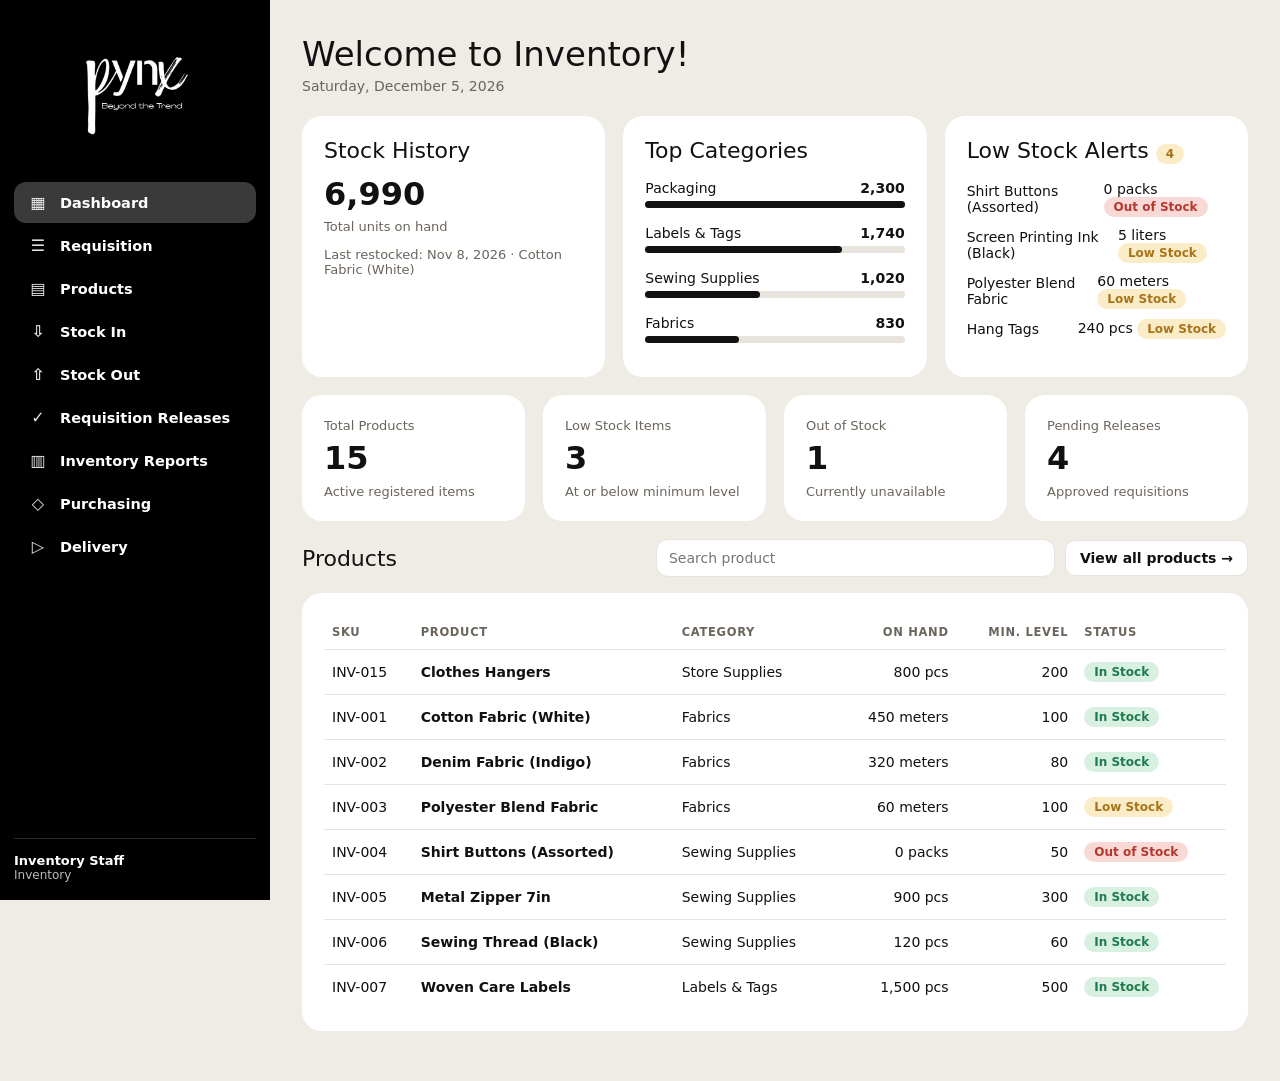
<file: Phynx-Website/Inventory/pynx-inventory/index.html>
<!DOCTYPE html>
<html lang="en">
<head>
  <meta charset="utf-8">
  <meta name="viewport" content="width=device-width, initial-scale=1">
  <title>Pynx Inventory Dashboard</title>
  <link rel="icon" href="assets/img/dash_logo.png">

  <!-- Styles: each file has one job -->
  <link rel="stylesheet" href="css/base.css">
  <link rel="stylesheet" href="css/layout.css">
  <link rel="stylesheet" href="css/components.css">
  <link rel="stylesheet" href="css/responsive.css">
  <link rel="stylesheet" href="css/print.css">
</head>
<body>
  <div class="app">
    <aside class="sb">
      <img class="logo" src="assets/img/dash_logo.png" alt="Pynx — Beyond the Trend">
      <nav class="nav" id="nav" aria-label="Main"></nav>
      <div class="who" id="who"></div>
    </aside>
    <main id="main"></main>
  </div>

  <!-- Scripts: plain files (no build step) — order matters: config → core → data → services → components → views → app -->
  <script src="js/config.js"></script>

  <script src="js/core/util.js"></script>
  <script src="js/data/seed.js"></script>
  <script src="js/data/storage.js"></script>
  <script src="js/core/store.js"></script>

  <script src="js/services/products.js"></script>
  <script src="js/services/stock.js"></script>
  <script src="js/services/requisitions.js"></script>
  <script src="js/services/analytics.js"></script>

  <script src="js/core/ui.js"></script>
  <script src="js/core/router.js"></script>

  <script src="js/components/status-pill.js"></script>
  <script src="js/components/product-picker.js"></script>
  <script src="js/components/receipt.js"></script>

  <script src="js/views/dashboard.js"></script>
  <script src="js/views/products.js"></script>
  <script src="js/views/stockin.js"></script>
  <script src="js/views/stockout.js"></script>
  <script src="js/views/releases.js"></script>
  <script src="js/views/reports.js"></script>

  <script src="js/app.js"></script>
</body>
</html>
</file>
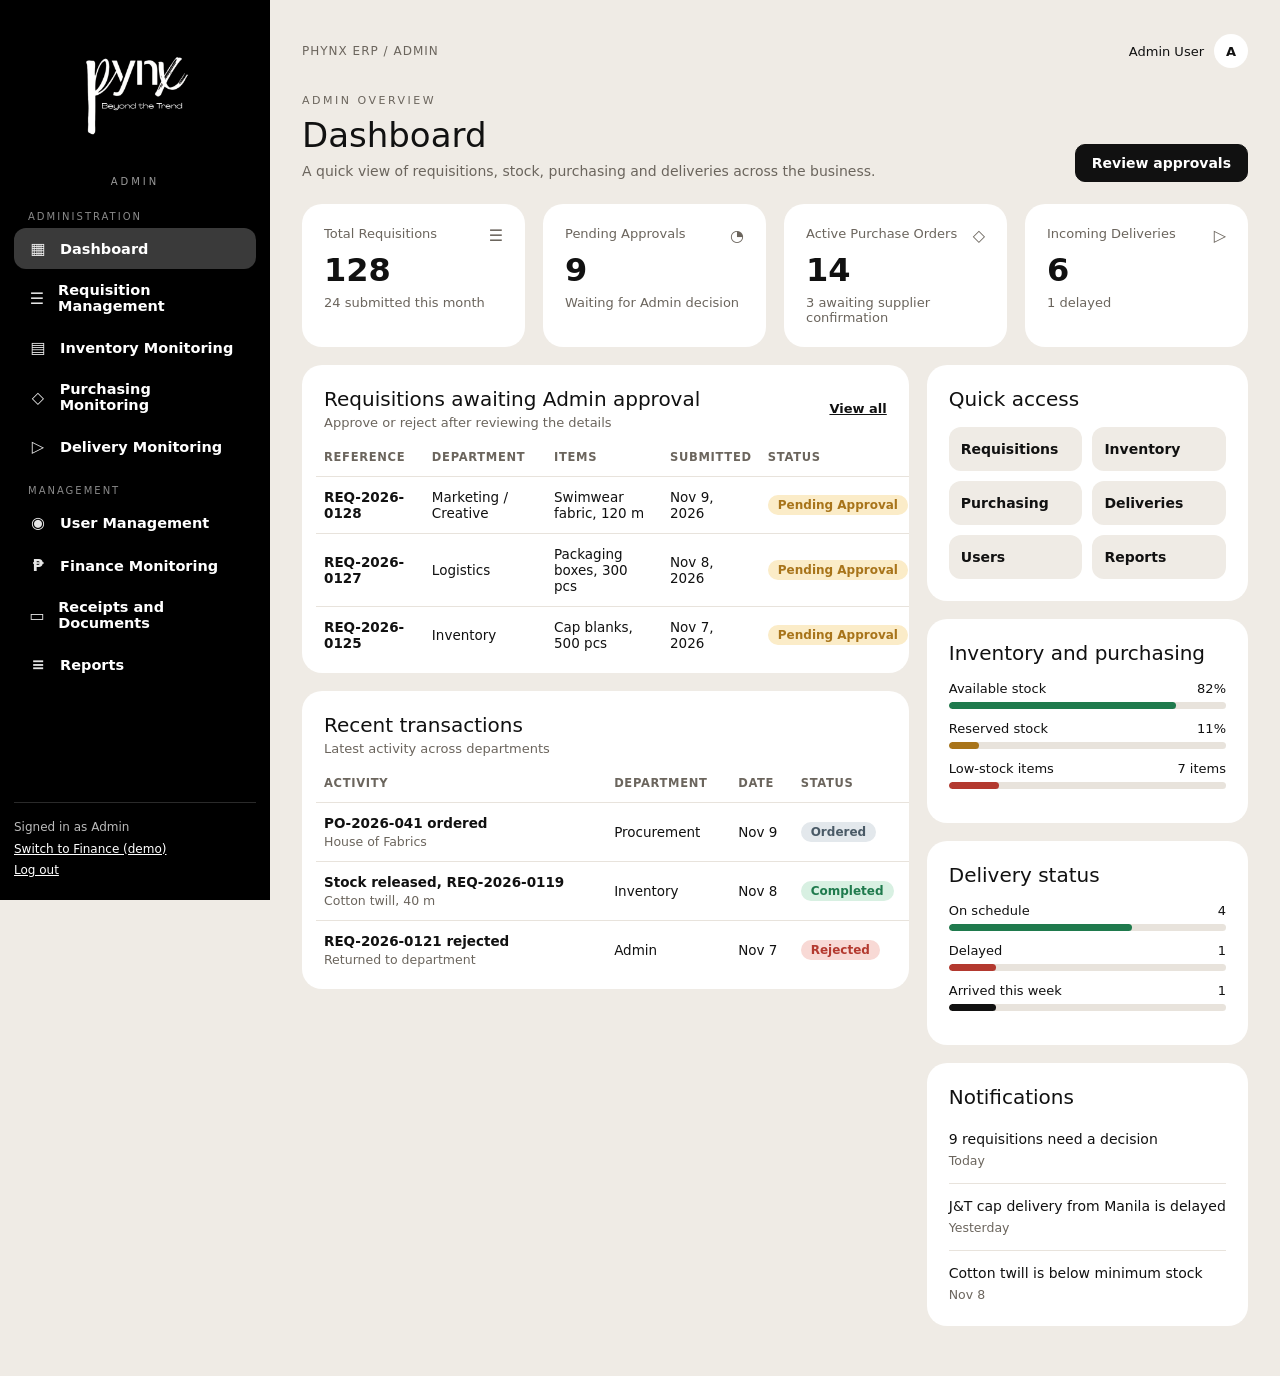
<file: Phynx-Website/Admin/admin_dashboard.html>
<!DOCTYPE html>
<html lang="en">
<head>
  <meta charset="UTF-8">
  <meta name="viewport" content="width=device-width, initial-scale=1">
  <title>PHYNX ERP – Admin</title>
  <link rel="stylesheet" href="admin_dashboard.css">
</head>
<body>
<div class="app">

  <!-- ================= SIDEBAR ================= -->
  <aside class="sidebar">
    <div class="brand">
      <img class="logo" src="../logo/pynx-logo.png" alt="Pynx">
      <div class="brand-tag">ADMIN</div>
    </div>
    <div>
      <div class="nav-label">ADMINISTRATION</div>
      <nav class="nav">
        <a href="#dashboard"><span class="nav-icon">▦</span>Dashboard</a>
        <a href="#requisitions"><span class="nav-icon">☰</span>Requisition Management</a>
        <a href="#inventory"><span class="nav-icon">▤</span>Inventory Monitoring</a>
        <a href="#purchasing"><span class="nav-icon">◇</span>Purchasing Monitoring</a>
        <a href="#delivery"><span class="nav-icon">▷</span>Delivery Monitoring</a>
      </nav>
    </div>
    <div>
      <div class="nav-label">MANAGEMENT</div>
      <nav class="nav">
        <a href="#users"><span class="nav-icon">◉</span>User Management</a>
        <a href="#finance"><span class="nav-icon">₱</span>Finance Monitoring</a>
        <a href="#documents"><span class="nav-icon">▭</span>Receipts and Documents</a>
        <a href="#reports"><span class="nav-icon">≡</span>Reports</a>
      </nav>
    </div>
    <div class="sidebar-note">
      Signed in as Admin<br>
      <a href="finance.html">Switch to Finance (demo)</a><br>
      <a href="#dashboard">Log out</a>
    </div>
  </aside>

  <main>
    <div class="topbar">
      <div class="crumb">PHYNX ERP / ADMIN</div>
      <div class="staff"><span>Admin User</span><div class="avatar">A</div></div>
    </div>

    <!-- ================= DASHBOARD ================= -->
    <section class="page" id="dashboard">
      <div class="heading">
        <div>
          <div class="eyebrow">ADMIN OVERVIEW</div>
          <h1>Dashboard</h1>
          <p class="subtitle">A quick view of requisitions, stock, purchasing and deliveries across the business.</p>
        </div>
        <a class="button button-dark" href="#requisitions">Review approvals</a>
      </div>

      <div class="metrics">
        <div class="metric"><div class="metric-top"><span>Total Requisitions</span><span class="metric-icon">☰</span></div><div class="metric-value">128</div><div class="metric-foot">24 submitted this month</div></div>
        <div class="metric"><div class="metric-top"><span>Pending Approvals</span><span class="metric-icon">◔</span></div><div class="metric-value">9</div><div class="metric-foot">Waiting for Admin decision</div></div>
        <div class="metric"><div class="metric-top"><span>Active Purchase Orders</span><span class="metric-icon">◇</span></div><div class="metric-value">14</div><div class="metric-foot">3 awaiting supplier confirmation</div></div>
        <div class="metric"><div class="metric-top"><span>Incoming Deliveries</span><span class="metric-icon">▷</span></div><div class="metric-value">6</div><div class="metric-foot">1 delayed</div></div>
      </div>

      <div class="content-grid">
        <div class="stack">
          <div class="panel">
            <div class="panel-head"><div><h2>Requisitions awaiting Admin approval</h2><div class="panel-sub">Approve or reject after reviewing the details</div></div><a class="text-link" href="#requisitions">View all</a></div>
            <div class="table-wrap"><table>
              <thead><tr><th>REFERENCE</th><th>DEPARTMENT</th><th>ITEMS</th><th>SUBMITTED</th><th>STATUS</th></tr></thead>
              <tbody>
                <tr><td class="primary-cell">REQ-2026-0128</td><td>Marketing / Creative</td><td>Swimwear fabric, 120 m</td><td>Nov 9, 2026</td><td><span class="status pending">Pending Approval</span></td></tr>
                <tr><td class="primary-cell">REQ-2026-0127</td><td>Logistics</td><td>Packaging boxes, 300 pcs</td><td>Nov 8, 2026</td><td><span class="status pending">Pending Approval</span></td></tr>
                <tr><td class="primary-cell">REQ-2026-0125</td><td>Inventory</td><td>Cap blanks, 500 pcs</td><td>Nov 7, 2026</td><td><span class="status pending">Pending Approval</span></td></tr>
              </tbody>
            </table></div>
          </div>
          <div class="panel">
            <div class="panel-head"><div><h2>Recent transactions</h2><div class="panel-sub">Latest activity across departments</div></div></div>
            <div class="table-wrap"><table>
              <thead><tr><th>ACTIVITY</th><th>DEPARTMENT</th><th>DATE</th><th>STATUS</th></tr></thead>
              <tbody>
                <tr><td><div class="primary-cell">PO-2026-041 ordered</div><div class="secondary-cell">House of Fabrics</div></td><td>Procurement</td><td>Nov 9</td><td><span class="status received">Ordered</span></td></tr>
                <tr><td><div class="primary-cell">Stock released, REQ-2026-0119</div><div class="secondary-cell">Cotton twill, 40 m</div></td><td>Inventory</td><td>Nov 8</td><td><span class="status approved">Completed</span></td></tr>
                <tr><td><div class="primary-cell">REQ-2026-0121 rejected</div><div class="secondary-cell">Returned to department</div></td><td>Admin</td><td>Nov 7</td><td><span class="status rejected">Rejected</span></td></tr>
              </tbody>
            </table></div>
          </div>
        </div>

        <div class="stack">
          <div class="panel">
            <div class="panel-head"><h2>Quick access</h2></div>
            <div class="shortcuts">
              <a href="#requisitions">Requisitions</a><a href="#inventory">Inventory</a>
              <a href="#purchasing">Purchasing</a><a href="#delivery">Deliveries</a>
              <a href="#users">Users</a><a href="#reports">Reports</a>
            </div>
          </div>
          <div class="panel">
            <div class="panel-head"><h2>Inventory and purchasing</h2></div>
            <div class="panel-body">
              <div class="bar-row"><div class="bar-label"><span>Available stock</span><span>82%</span></div><div class="bar ok"><span style="width:82%"></span></div></div>
              <div class="bar-row"><div class="bar-label"><span>Reserved stock</span><span>11%</span></div><div class="bar warn"><span style="width:11%"></span></div></div>
              <div class="bar-row"><div class="bar-label"><span>Low-stock items</span><span>7 items</span></div><div class="bar danger"><span style="width:18%"></span></div></div>
            </div>
          </div>
          <div class="panel">
            <div class="panel-head"><h2>Delivery status</h2></div>
            <div class="panel-body">
              <div class="bar-row"><div class="bar-label"><span>On schedule</span><span>4</span></div><div class="bar ok"><span style="width:66%"></span></div></div>
              <div class="bar-row"><div class="bar-label"><span>Delayed</span><span>1</span></div><div class="bar danger"><span style="width:17%"></span></div></div>
              <div class="bar-row"><div class="bar-label"><span>Arrived this week</span><span>1</span></div><div class="bar"><span style="width:17%"></span></div></div>
            </div>
          </div>
          <div class="panel">
            <div class="panel-head"><h2>Notifications</h2></div>
            <ul class="list">
              <li><div>9 requisitions need a decision<small>Today</small></div></li>
              <li><div>J&amp;T cap delivery from Manila is delayed<small>Yesterday</small></div></li>
              <li><div>Cotton twill is below minimum stock<small>Nov 8</small></div></li>
            </ul>
          </div>
        </div>
      </div>
    </section>

    <!-- ================= REQUISITION MANAGEMENT ================= -->
    <section class="page" id="requisitions">
      <a class="back" href="#dashboard">← Back to dashboard</a>
      <div class="heading">
        <div><div class="eyebrow">ADMINISTRATION</div><h1>Requisition Management</h1>
        <p class="subtitle">Review requests from every department. Admin approves or rejects; Inventory and Purchasing take over after approval.</p></div>
        <div class="actions"><a class="button button-light" href="#reports">Export list</a></div>
      </div>
      <div class="metrics">
        <div class="metric"><div class="metric-top"><span>Pending Approval</span></div><div class="metric-value">9</div><div class="metric-foot">Needs Admin decision</div></div>
        <div class="metric"><div class="metric-top"><span>Approved</span></div><div class="metric-value">41</div><div class="metric-foot">This month</div></div>
        <div class="metric"><div class="metric-top"><span>Rejected</span></div><div class="metric-value">6</div><div class="metric-foot">Returned to departments</div></div>
        <div class="metric"><div class="metric-top"><span>Forwarded to Purchasing</span></div><div class="metric-value">11</div><div class="metric-foot">Stock not available</div></div>
      </div>
      <div class="panel">
        <div class="panel-head"><h2>Requisition workflow</h2></div>
        <div class="flow">
          <div><b>1. Submitted</b>Department sends request</div>
          <div class="you"><b>2. Admin review</b>Approve or reject</div>
          <div><b>3. Rejected?</b>Returns to department</div>
          <div><b>4. Inventory check</b>System validates stock</div>
          <div><b>5. Not available</b>Forwarded to Purchasing</div>
          <div><b>6. Available</b>Stock reserved, then released</div>
        </div>
      </div>
      <div class="panel">
        <div class="toolbar"><input type="search" placeholder="Search by reference, department or item"><select><option>All departments</option></select><select><option>All statuses</option><option>Pending Approval</option><option>Approved</option><option>Rejected</option><option>Forwarded to Purchasing</option><option>Completed</option></select></div>
        <div class="table-wrap"><table>
          <thead><tr><th>REFERENCE</th><th>DEPARTMENT</th><th>ITEMS AND QTY</th><th>SUBMITTED</th><th>STATUS</th><th>ACTIONS</th></tr></thead>
          <tbody>
            <tr><td class="primary-cell">REQ-2026-0128</td><td>Marketing / Creative</td><td>Swimwear fabric, 120 m</td><td>Nov 9, 2026</td><td><span class="status pending">Pending Approval</span></td><td><div class="row-actions"><button class="mini">View</button><button class="mini approve">Approve</button><button class="mini reject">Reject</button></div></td></tr>
            <tr><td class="primary-cell">REQ-2026-0124</td><td>Inventory</td><td>Cap blanks, 500 pcs</td><td>Nov 6, 2026</td><td><span class="status received">Forwarded to Purchasing</span></td><td><div class="row-actions"><button class="mini">View</button></div></td></tr>
            <tr><td class="primary-cell">REQ-2026-0121</td><td>Procurement</td><td>Office supplies, 1 lot</td><td>Nov 5, 2026</td><td><span class="status rejected">Rejected</span></td><td><div class="row-actions"><button class="mini">View</button></div></td></tr>
            <tr><td class="primary-cell">REQ-2026-0119</td><td>Marketing / Creative</td><td>Cotton twill, 40 m</td><td>Nov 3, 2026</td><td><span class="status approved">Completed</span></td><td><div class="row-actions"><button class="mini">View</button></div></td></tr>
          </tbody>
        </table></div>
        <div class="note">Opening a request will show full details, a rejection reason field and the approval history.</div>
      </div>
    </section>

    <!-- ================= INVENTORY MONITORING ================= -->
    <section class="page" id="inventory">
      <a class="back" href="#dashboard">← Back to dashboard</a>
      <div class="heading">
        <div><div class="eyebrow">ADMINISTRATION</div><h1>Inventory Monitoring</h1>
        <p class="subtitle">View stock levels and movements. Daily stock operations stay with the Inventory department.</p></div>
      </div>
      <div class="metrics">
        <div class="metric"><div class="metric-top"><span>Total Items</span></div><div class="metric-value">212</div><div class="metric-foot">Across all categories</div></div>
        <div class="metric"><div class="metric-top"><span>Available Stock</span></div><div class="metric-value">180</div><div class="metric-foot">Items ready to use</div></div>
        <div class="metric"><div class="metric-top"><span>Reserved Stock</span></div><div class="metric-value">25</div><div class="metric-foot">Held for approved requests</div></div>
        <div class="metric"><div class="metric-top"><span>Low Stock</span></div><div class="metric-value">7</div><div class="metric-foot">Below minimum level</div></div>
      </div>
      <div class="panel">
        <div class="toolbar"><input type="search" placeholder="Search materials"><select><option>All categories</option><option>Fabrics</option><option>Caps</option><option>Swimwear materials</option><option>Supplies</option></select><select><option>All stock levels</option><option>Available</option><option>Reserved</option><option>Low stock</option></select></div>
        <div class="table-wrap"><table>
          <thead><tr><th>MATERIAL</th><th>CATEGORY</th><th>AVAILABLE</th><th>RESERVED</th><th>MINIMUM</th><th>STATUS</th></tr></thead>
          <tbody>
            <tr><td><div class="primary-cell">Cotton twill</div><div class="secondary-cell">MAT-0012</div></td><td>Fabrics</td><td>45 m</td><td>40 m</td><td>100 m</td><td><span class="status rejected">Low stock</span></td></tr>
            <tr><td><div class="primary-cell">Nylon-spandex swim fabric</div><div class="secondary-cell">MAT-0031</div></td><td>Swimwear materials</td><td>260 m</td><td>120 m</td><td>150 m</td><td><span class="status approved">Available</span></td></tr>
            <tr><td><div class="primary-cell">Cap blanks, black</div><div class="secondary-cell">MAT-0044</div></td><td>Caps</td><td>320 pcs</td><td>200 pcs</td><td>250 pcs</td><td><span class="status pending">Reserved</span></td></tr>
          </tbody>
        </table></div>
      </div>
      <div class="panel">
        <div class="panel-head"><div><h2>Stock movement records</h2><div class="panel-sub">Stock-in, stock-out and adjustment history</div></div></div>
        <div class="table-wrap"><table>
          <thead><tr><th>DATE</th><th>TYPE</th><th>MATERIAL</th><th>QTY</th><th>REFERENCE</th></tr></thead>
          <tbody>
            <tr><td>Nov 9</td><td><span class="status approved">Stock-in</span></td><td>Nylon-spandex swim fabric</td><td>+200 m</td><td>GRN-2026-033</td></tr>
            <tr><td>Nov 8</td><td><span class="status pending">Stock-out</span></td><td>Cotton twill</td><td>-40 m</td><td>REQ-2026-0119</td></tr>
            <tr><td>Nov 6</td><td><span class="status received">Adjustment</span></td><td>Cap blanks, black</td><td>-5 pcs</td><td>ADJ-2026-007</td></tr>
          </tbody>
        </table></div>
      </div>
    </section>

    <!-- ================= PURCHASING MONITORING ================= -->
    <section class="page" id="purchasing">
      <a class="back" href="#dashboard">← Back to dashboard</a>
      <div class="heading">
        <div><div class="eyebrow">ADMINISTRATION</div><h1>Purchasing Monitoring</h1>
        <p class="subtitle">Follow purchase requests from Inventory and the purchase orders sent to suppliers.</p></div>
      </div>
      <div class="metrics">
        <div class="metric"><div class="metric-top"><span>Purchase Requests</span></div><div class="metric-value">5</div><div class="metric-foot">Forwarded for low stock</div></div>
        <div class="metric"><div class="metric-top"><span>Active Orders</span></div><div class="metric-value">14</div><div class="metric-foot">Not yet fully received</div></div>
        <div class="metric"><div class="metric-top"><span>Estimated Cost</span></div><div class="metric-value">₱486k</div><div class="metric-foot">Open orders</div></div>
        <div class="metric"><div class="metric-top"><span>Cancelled</span></div><div class="metric-value">2</div><div class="metric-foot">This quarter</div></div>
      </div>
      <div class="panel">
        <div class="toolbar"><input type="search" placeholder="Search PO number or supplier"><select><option>All suppliers</option><option>House of Fabrics</option></select><select><option>All statuses</option><option>Pending</option><option>Approved</option><option>Ordered</option><option>Partially Received</option><option>Fully Received</option><option>Cancelled</option></select></div>
        <div class="table-wrap"><table>
          <thead><tr><th>PO NUMBER</th><th>SUPPLIER</th><th>MATERIALS</th><th>EST. COST</th><th>EXPECTED</th><th>STATUS</th></tr></thead>
          <tbody>
            <tr><td class="primary-cell">PO-2026-041</td><td>House of Fabrics</td><td>Cotton twill, 200 m</td><td>₱64,000</td><td>Nov 16</td><td><span class="status received">Ordered</span></td></tr>
            <tr><td class="primary-cell">PO-2026-040</td><td>Manila Cap Supply</td><td>Cap blanks, 500 pcs</td><td>₱92,500</td><td>Nov 14</td><td><span class="status inspection">Partially Received</span></td></tr>
            <tr><td class="primary-cell">PO-2026-038</td><td>House of Fabrics</td><td>Swim fabric, 300 m</td><td>₱118,000</td><td>Nov 9</td><td><span class="status approved">Fully Received</span></td></tr>
            <tr><td class="primary-cell">PO-2026-042</td><td>House of Fabrics</td><td>Lining fabric, 100 m</td><td>₱21,000</td><td>Nov 20</td><td><span class="status pending">Pending</span></td></tr>
          </tbody>
        </table></div>
        <div class="note">Opening a PO will show supplier details, items, quantities, cost and purchasing history.</div>
      </div>
    </section>

    <!-- ================= DELIVERY MONITORING ================= -->
    <section class="page" id="delivery">
      <a class="back" href="#dashboard">← Back to dashboard</a>
      <div class="heading">
        <div><div class="eyebrow">ADMINISTRATION</div><h1>Delivery Monitoring</h1>
        <p class="subtitle">Track incoming goods from suppliers and couriers, including delays and damaged or missing items.</p></div>
      </div>
      <div class="metrics">
        <div class="metric"><div class="metric-top"><span>Incoming</span></div><div class="metric-value">6</div><div class="metric-foot">On the way</div></div>
        <div class="metric"><div class="metric-top"><span>Expected This Week</span></div><div class="metric-value">3</div><div class="metric-foot">Nov 10 – 16</div></div>
        <div class="metric"><div class="metric-top"><span>Delayed</span></div><div class="metric-value">1</div><div class="metric-foot">Past expected date</div></div>
        <div class="metric"><div class="metric-top"><span>Issue Reports</span></div><div class="metric-value">2</div><div class="metric-foot">Damaged or incomplete</div></div>
      </div>
      <div class="panel">
        <div class="toolbar"><input type="search" placeholder="Search delivery or PO number"><select><option>All couriers</option><option>J&amp;T</option><option>Supplier delivery</option></select><select><option>All statuses</option><option>Incoming</option><option>Completed</option><option>Delayed</option></select></div>
        <div class="table-wrap"><table>
          <thead><tr><th>DELIVERY</th><th>SUPPLIER / COURIER</th><th>PO</th><th>EXPECTED</th><th>ARRIVED</th><th>STATUS</th></tr></thead>
          <tbody>
            <tr><td class="primary-cell">DLV-2026-056</td><td>House of Fabrics</td><td>PO-2026-041</td><td>Nov 16</td><td>–</td><td><span class="status received">Incoming</span></td></tr>
            <tr><td class="primary-cell">DLV-2026-055</td><td>Manila Cap Supply via J&amp;T</td><td>PO-2026-040</td><td>Nov 8</td><td>–</td><td><span class="status rejected">Delayed</span></td></tr>
            <tr><td class="primary-cell">DLV-2026-053</td><td>House of Fabrics</td><td>PO-2026-038</td><td>Nov 9</td><td>Nov 9</td><td><span class="status approved">Completed</span></td></tr>
            <tr><td class="primary-cell">DLV-2026-051</td><td>House of Fabrics</td><td>PO-2026-035</td><td>Nov 4</td><td>Nov 5</td><td><span class="status inspection">Damaged item report</span></td></tr>
          </tbody>
        </table></div>
      </div>
    </section>

    <!-- ================= USER MANAGEMENT ================= -->
    <section class="page" id="users">
      <a class="back" href="#dashboard">← Back to dashboard</a>
      <div class="heading">
        <div><div class="eyebrow">MANAGEMENT</div><h1>User Management</h1>
        <p class="subtitle">Manage employee accounts, departments, roles and system access.</p></div>
        <div class="actions"><button class="button button-dark">Create employee account</button></div>
      </div>
      <div class="metrics">
        <div class="metric"><div class="metric-top"><span>Total Employees</span></div><div class="metric-value">34</div><div class="metric-foot">All departments</div></div>
        <div class="metric"><div class="metric-top"><span>Active</span></div><div class="metric-value">31</div><div class="metric-foot">Can sign in</div></div>
        <div class="metric"><div class="metric-top"><span>Deactivated</span></div><div class="metric-value">3</div><div class="metric-foot">Access removed</div></div>
        <div class="metric"><div class="metric-top"><span>Departments</span></div><div class="metric-value">6</div><div class="metric-foot">Admin, Finance, Marketing, Procurement, Inventory, Logistics</div></div>
      </div>
      <div class="panel">
        <div class="toolbar"><input type="search" placeholder="Search name or employee ID"><select><option>All departments</option><option>Admin</option><option>Finance</option><option>Marketing / Creative and Design</option><option>Procurement</option><option>Inventory</option><option>Logistics</option></select><select><option>All statuses</option><option>Active</option><option>Deactivated</option></select></div>
        <div class="table-wrap"><table>
          <thead><tr><th>EMPLOYEE</th><th>DEPARTMENT</th><th>ROLE</th><th>STATUS</th><th>ACTIONS</th></tr></thead>
          <tbody>
            <tr><td><div class="primary-cell">Maria Santos</div><div class="secondary-cell">EMP-0001</div></td><td>Admin</td><td>Administrator</td><td><span class="status approved">Active</span></td><td><div class="row-actions"><button class="mini">View</button><button class="mini">Edit</button></div></td></tr>
            <tr><td><div class="primary-cell">Paolo Reyes</div><div class="secondary-cell">EMP-0007</div></td><td>Finance</td><td>Finance Officer</td><td><span class="status approved">Active</span></td><td><div class="row-actions"><button class="mini">View</button><button class="mini">Edit</button></div></td></tr>
            <tr><td><div class="primary-cell">Ana Cruz</div><div class="secondary-cell">EMP-0015</div></td><td>Inventory</td><td>Inventory Staff</td><td><span class="status approved">Active</span></td><td><div class="row-actions"><button class="mini">View</button><button class="mini">Edit</button></div></td></tr>
            <tr><td><div class="primary-cell">Jun Dela Cruz</div><div class="secondary-cell">EMP-0022</div></td><td>Logistics</td><td>Logistics Staff</td><td><span class="status rejected">Deactivated</span></td><td><div class="row-actions"><button class="mini">View</button><button class="mini">Activate</button></div></td></tr>
          </tbody>
        </table></div>
        <div class="note">Role permissions will be shown in the user detail view. Only Admin can reach this page.</div>
      </div>
    </section>

    <!-- ================= FINANCE MONITORING ================= -->
    <section class="page" id="finance">
      <a class="back" href="#dashboard">← Back to dashboard</a>
      <div class="heading">
        <div><div class="eyebrow">MANAGEMENT</div><h1>Finance Monitoring</h1>
        <p class="subtitle">Read-only view of budgets, expenses and supplier payments maintained by Finance.</p></div>
      </div>
      <div class="metrics">
        <div class="metric"><div class="metric-top"><span>Total Budget</span></div><div class="metric-value">₱2.4M</div><div class="metric-foot">FY 2026</div></div>
        <div class="metric"><div class="metric-top"><span>Total Expenses</span></div><div class="metric-value">₱1.58M</div><div class="metric-foot">66% used</div></div>
        <div class="metric"><div class="metric-top"><span>Remaining Budget</span></div><div class="metric-value">₱820k</div><div class="metric-foot">34% left</div></div>
        <div class="metric"><div class="metric-top"><span>Outstanding Invoices</span></div><div class="metric-value">5</div><div class="metric-foot">₱214,000 unpaid</div></div>
      </div>
      <div class="content-grid">
        <div class="panel">
          <div class="panel-head"><h2>Supplier payment status</h2></div>
          <div class="table-wrap"><table>
            <thead><tr><th>INVOICE</th><th>SUPPLIER</th><th>AMOUNT</th><th>DUE</th><th>STATUS</th></tr></thead>
            <tbody>
              <tr><td class="primary-cell">INV-88231</td><td>House of Fabrics</td><td>₱64,000</td><td>Nov 25</td><td><span class="status pending">Pending Verification</span></td></tr>
              <tr><td class="primary-cell">INV-88190</td><td>Manila Cap Supply</td><td>₱92,500</td><td>Nov 8</td><td><span class="status rejected">Overdue</span></td></tr>
              <tr><td class="primary-cell">INV-88144</td><td>House of Fabrics</td><td>₱118,000</td><td>Nov 12</td><td><span class="status approved">Paid</span></td></tr>
            </tbody>
          </table></div>
        </div>
        <div class="panel">
          <div class="panel-head"><h2>Budget utilization</h2></div>
          <div class="panel-body">
            <div class="bar-row"><div class="bar-label"><span>Procurement</span><span>78%</span></div><div class="bar warn"><span style="width:78%"></span></div></div>
            <div class="bar-row"><div class="bar-label"><span>Inventory</span><span>61%</span></div><div class="bar"><span style="width:61%"></span></div></div>
            <div class="bar-row"><div class="bar-label"><span>Logistics</span><span>92%</span></div><div class="bar danger"><span style="width:92%"></span></div></div>
            <div class="bar-row"><div class="bar-label"><span>Marketing / Creative</span><span>45%</span></div><div class="bar ok"><span style="width:45%"></span></div></div>
          </div>
        </div>
      </div>
      <div class="panel">
        <div class="panel-head"><h2>Recent financial transactions</h2></div>
        <ul class="list">
          <li><div>Payment to House of Fabrics<small>PAY-2026-118 · Nov 9</small></div><strong>₱118,000</strong></li>
          <li><div>J&amp;T delivery fee<small>EXP-2026-212 · Nov 8</small></div><strong>₱3,450</strong></li>
        </ul>
        <div class="note">Admin monitors only. Recording payments and expenses is done in the Finance department.</div>
      </div>
    </section>

    <!-- ================= RECEIPTS AND DOCUMENTS ================= -->
    <section class="page" id="documents">
      <a class="back" href="#dashboard">← Back to dashboard</a>
      <div class="heading">
        <div><div class="eyebrow">MANAGEMENT</div><h1>Receipts and Documents</h1>
        <p class="subtitle">View and organize business records by category, reference number and department.</p></div>
        <div class="actions"><button class="button button-dark">Upload document</button></div>
      </div>
      <div class="panel">
        <div class="panel-head"><h2>Categories</h2></div>
        <div class="doc-cats">
          <div>Requisition forms<span>48 records</span></div><div>Approval records<span>41 records</span></div>
          <div>Purchase orders<span>36 records</span></div><div>Supplier invoices<span>29 records</span></div>
          <div>Supplier receipts<span>24 records</span></div><div>Goods Received Notes<span>22 records</span></div>
          <div>Stock issuance slips<span>31 records</span></div><div>Stock-in records<span>19 records</span></div>
          <div>Stock discrepancy reports<span>4 records</span></div><div>Delivery receipts<span>27 records</span></div>
        </div>
      </div>
      <div class="panel">
        <div class="toolbar"><input type="search" placeholder="Search reference number"><select><option>All categories</option></select><select><option>All departments</option></select></div>
        <div class="table-wrap"><table>
          <thead><tr><th>REFERENCE</th><th>CATEGORY</th><th>DATE</th><th>DEPARTMENT</th><th>STATUS</th></tr></thead>
          <tbody>
            <tr><td class="primary-cell">GRN-2026-033</td><td>Goods Received Note</td><td>Nov 9, 2026</td><td>Inventory</td><td><span class="status approved">Filed</span></td></tr>
            <tr><td class="primary-cell">INV-88231</td><td>Supplier invoice</td><td>Nov 8, 2026</td><td>Finance</td><td><span class="status pending">For review</span></td></tr>
            <tr><td class="primary-cell">DR-2026-027</td><td>Delivery receipt</td><td>Nov 5, 2026</td><td>Logistics</td><td><span class="status approved">Filed</span></td></tr>
            <tr><td class="primary-cell">SDR-2026-004</td><td>Stock discrepancy report</td><td>Nov 5, 2026</td><td>Inventory</td><td><span class="status rejected">Open</span></td></tr>
          </tbody>
        </table></div>
      </div>
    </section>

    <!-- ================= REPORTS ================= -->
    <section class="page" id="reports">
      <a class="back" href="#dashboard">← Back to dashboard</a>
      <div class="heading">
        <div><div class="eyebrow">MANAGEMENT</div><h1>Reports</h1>
        <p class="subtitle">Choose a report type, set filters, preview the result, then export or print.</p></div>
        <div class="actions"><button class="button button-light">Print</button><button class="button button-dark">Export CSV</button></div>
      </div>
      <div class="panel">
        <div class="panel-head"><h2>Report type</h2></div>
        <div class="doc-cats">
          <div>Requisition Reports<span>Requests by status and department</span></div>
          <div>Inventory Reports<span>Stock levels and movements</span></div>
          <div>Purchasing Reports<span>Purchase orders and suppliers</span></div>
          <div>Delivery Reports<span>Arrivals, delays and issues</span></div>
          <div>Finance Reports<span>Budget, expenses and payments</span></div>
          <div>User and Transaction Activity<span>Who did what, and when</span></div>
        </div>
      </div>
      <div class="panel">
        <div class="toolbar"><input type="date" aria-label="From date"><input type="date" aria-label="To date"><select><option>All departments</option></select><select><option>All statuses</option></select><button class="button button-dark">Generate preview</button></div>
        <div class="table-wrap"><table>
          <thead><tr><th>REFERENCE</th><th>DEPARTMENT</th><th>DATE</th><th>STATUS</th></tr></thead>
          <tbody>
            <tr><td class="primary-cell">REQ-2026-0128</td><td>Marketing / Creative</td><td>Nov 9, 2026</td><td><span class="status pending">Pending Approval</span></td></tr>
            <tr><td class="primary-cell">REQ-2026-0119</td><td>Marketing / Creative</td><td>Nov 3, 2026</td><td><span class="status approved">Completed</span></td></tr>
          </tbody>
        </table></div>
        <div class="note">The preview shows the first rows of the selected report. Full results appear in the export.</div>
      </div>
    </section>

  </main>
</div>
</body>
</html>
</file>
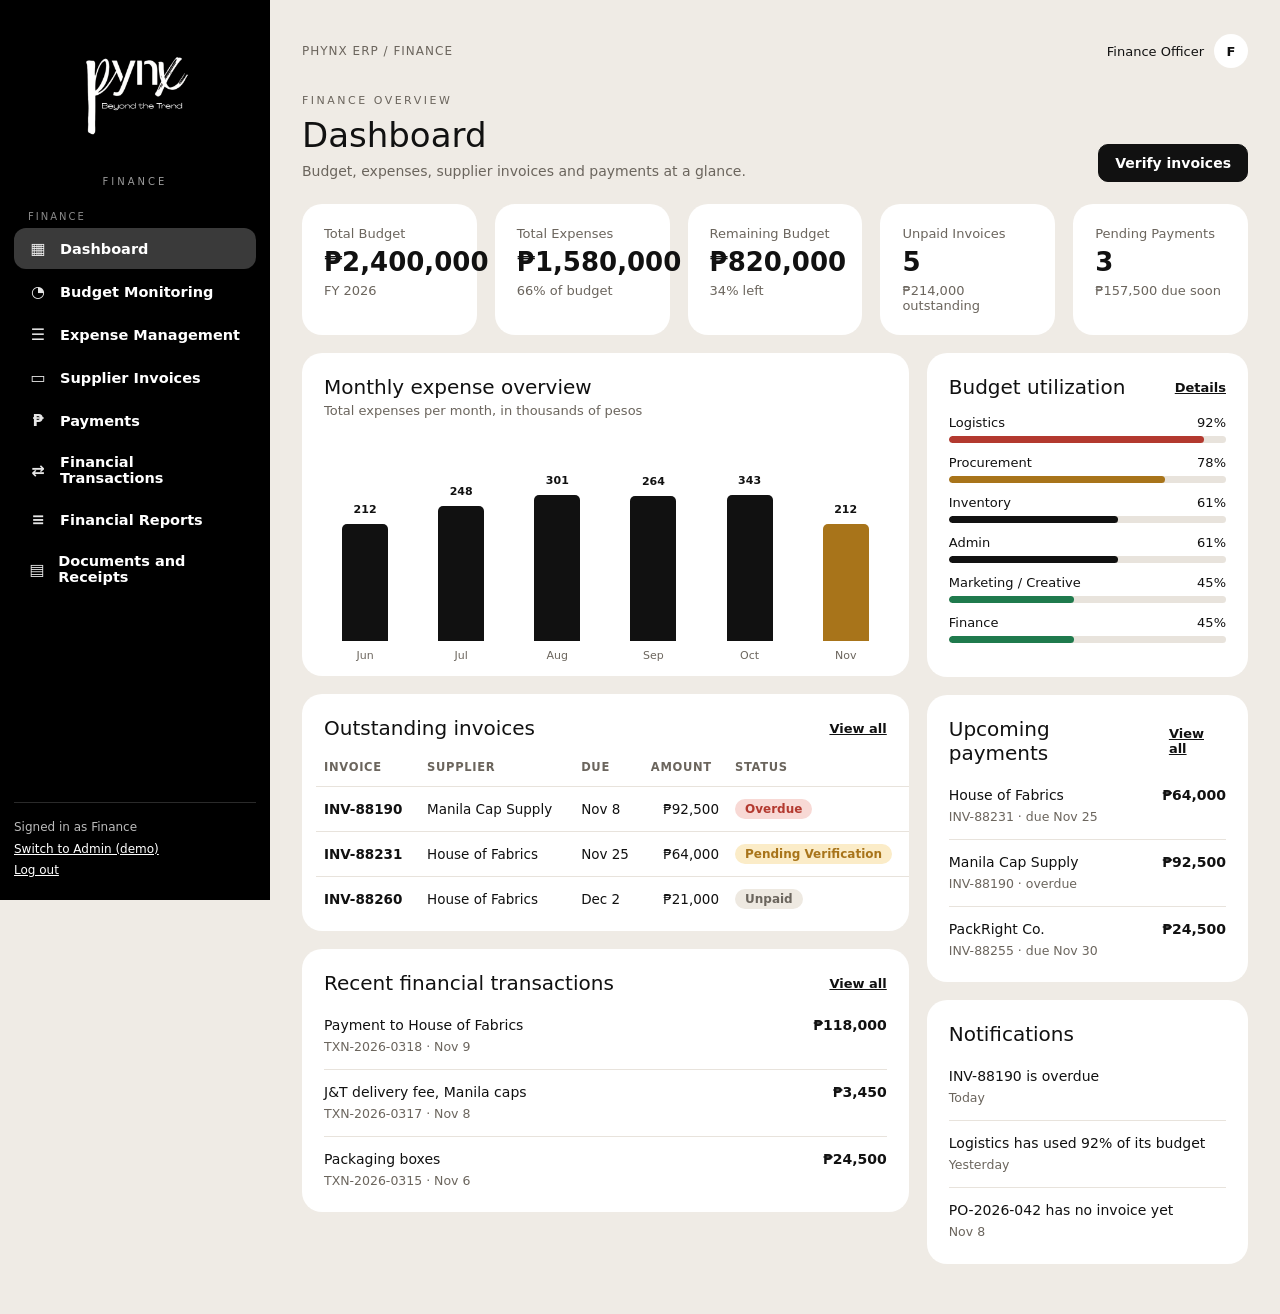
<file: Phynx-Website/Finance/finance_dashboard.html>
<!DOCTYPE html>
<html lang="en">
<head>
  <meta charset="UTF-8">
  <meta name="viewport" content="width=device-width, initial-scale=1">
  <title>PHYNX ERP – Finance</title>
  <link rel="stylesheet" href="../Admin/admin_dashboard.css">
  <link rel="stylesheet" href="./finance_dashboard.css">
</head>
<body>
<div class="app">

  <!-- ================= SIDEBAR ================= -->
  <aside class="sidebar">
    <div class="brand">
      <img class="logo" src="../logo/pynx-logo.png" alt="Pynx">
      <div class="brand-tag">FINANCE</div>
    </div>
    <div>
      <div class="nav-label">FINANCE</div>
      <nav class="nav">
        <a href="#dashboard"><span class="nav-icon">▦</span>Dashboard</a>
        <a href="#budget"><span class="nav-icon">◔</span>Budget Monitoring</a>
        <a href="#expenses"><span class="nav-icon">☰</span>Expense Management</a>
        <a href="#invoices"><span class="nav-icon">▭</span>Supplier Invoices</a>
        <a href="#payments"><span class="nav-icon">₱</span>Payments</a>
        <a href="#transactions"><span class="nav-icon">⇄</span>Financial Transactions</a>
        <a href="#reports"><span class="nav-icon">≡</span>Financial Reports</a>
        <a href="#documents"><span class="nav-icon">▤</span>Documents and Receipts</a>
      </nav>
    </div>
    <div class="sidebar-note">
      Signed in as Finance<br>
      <a href="../Admin/admin_dashboard.html">Switch to Admin (demo)</a><br>
      <a href="../Log_in/login.html">Log out</a>
    </div>
  </aside>

  <main>
    <div class="topbar">
      <div class="crumb">PHYNX ERP / FINANCE</div>
      <div class="staff"><span>Finance Officer</span><div class="avatar">F</div></div>
    </div>

    <!-- ================= DASHBOARD ================= -->
    <section class="page" id="dashboard">
      <div class="heading">
        <div><div class="eyebrow">FINANCE OVERVIEW</div><h1>Dashboard</h1>
        <p class="subtitle">Budget, expenses, supplier invoices and payments at a glance.</p></div>
        <a class="button button-dark" href="#invoices">Verify invoices</a>
      </div>
      <div class="metrics five">
        <div class="metric"><div class="metric-top"><span>Total Budget</span></div><div class="metric-value">₱2,400,000</div><div class="metric-foot">FY 2026</div></div>
        <div class="metric"><div class="metric-top"><span>Total Expenses</span></div><div class="metric-value">₱1,580,000</div><div class="metric-foot">66% of budget</div></div>
        <div class="metric"><div class="metric-top"><span>Remaining Budget</span></div><div class="metric-value">₱820,000</div><div class="metric-foot">34% left</div></div>
        <div class="metric"><div class="metric-top"><span>Unpaid Invoices</span></div><div class="metric-value">5</div><div class="metric-foot">₱214,000 outstanding</div></div>
        <div class="metric"><div class="metric-top"><span>Pending Payments</span></div><div class="metric-value">3</div><div class="metric-foot">₱157,500 due soon</div></div>
      </div>

      <div class="content-grid">
        <div class="stack">
          <div class="panel">
            <div class="panel-head"><div><h2>Monthly expense overview</h2><div class="panel-sub">Total expenses per month, in thousands of pesos</div></div></div>
            <div class="chart">
              <div class="col"><b>212</b><i style="height:62%"></i>Jun</div>
              <div class="col"><b>248</b><i style="height:72%"></i>Jul</div>
              <div class="col"><b>301</b><i style="height:88%"></i>Aug</div>
              <div class="col"><b>264</b><i style="height:77%"></i>Sep</div>
              <div class="col"><b>343</b><i style="height:100%"></i>Oct</div>
              <div class="col now"><b>212</b><i style="height:62%"></i>Nov</div>
            </div>
          </div>
          <div class="panel">
            <div class="panel-head"><div><h2>Outstanding invoices</h2></div><a class="text-link" href="#invoices">View all</a></div>
            <div class="table-wrap"><table>
              <thead><tr><th>INVOICE</th><th>SUPPLIER</th><th>DUE</th><th>AMOUNT</th><th>STATUS</th></tr></thead>
              <tbody>
                <tr><td class="primary-cell">INV-88190</td><td>Manila Cap Supply</td><td>Nov 8</td><td class="amount">₱92,500</td><td><span class="status rejected">Overdue</span></td></tr>
                <tr><td class="primary-cell">INV-88231</td><td>House of Fabrics</td><td>Nov 25</td><td class="amount">₱64,000</td><td><span class="status pending">Pending Verification</span></td></tr>
                <tr><td class="primary-cell">INV-88260</td><td>House of Fabrics</td><td>Dec 2</td><td class="amount">₱21,000</td><td><span class="status">Unpaid</span></td></tr>
              </tbody>
            </table></div>
          </div>
          <div class="panel">
            <div class="panel-head"><h2>Recent financial transactions</h2><a class="text-link" href="#transactions">View all</a></div>
            <ul class="list">
              <li><div>Payment to House of Fabrics<small>TXN-2026-0318 · Nov 9</small></div><strong>₱118,000</strong></li>
              <li><div>J&amp;T delivery fee, Manila caps<small>TXN-2026-0317 · Nov 8</small></div><strong>₱3,450</strong></li>
              <li><div>Packaging boxes<small>TXN-2026-0315 · Nov 6</small></div><strong>₱24,500</strong></li>
            </ul>
          </div>
        </div>

        <div class="stack">
          <div class="panel">
            <div class="panel-head"><h2>Budget utilization</h2><a class="text-link" href="#budget">Details</a></div>
            <div class="panel-body">
              <div class="bar-row"><div class="bar-label"><span>Logistics</span><span>92%</span></div><div class="bar danger"><span style="width:92%"></span></div></div>
              <div class="bar-row"><div class="bar-label"><span>Procurement</span><span>78%</span></div><div class="bar warn"><span style="width:78%"></span></div></div>
              <div class="bar-row"><div class="bar-label"><span>Inventory</span><span>61%</span></div><div class="bar"><span style="width:61%"></span></div></div>
              <div class="bar-row"><div class="bar-label"><span>Admin</span><span>61%</span></div><div class="bar"><span style="width:61%"></span></div></div>
              <div class="bar-row"><div class="bar-label"><span>Marketing / Creative</span><span>45%</span></div><div class="bar ok"><span style="width:45%"></span></div></div>
              <div class="bar-row"><div class="bar-label"><span>Finance</span><span>45%</span></div><div class="bar ok"><span style="width:45%"></span></div></div>
            </div>
          </div>
          <div class="panel">
            <div class="panel-head"><h2>Upcoming payments</h2><a class="text-link" href="#payments">View all</a></div>
            <ul class="list">
              <li><div>House of Fabrics<small>INV-88231 · due Nov 25</small></div><strong>₱64,000</strong></li>
              <li><div>Manila Cap Supply<small>INV-88190 · overdue</small></div><strong>₱92,500</strong></li>
              <li><div>PackRight Co.<small>INV-88255 · due Nov 30</small></div><strong>₱24,500</strong></li>
            </ul>
          </div>
          <div class="panel">
            <div class="panel-head"><h2>Notifications</h2></div>
            <ul class="list">
              <li><div>INV-88190 is overdue<small>Today</small></div></li>
              <li><div>Logistics has used 92% of its budget<small>Yesterday</small></div></li>
              <li><div>PO-2026-042 has no invoice yet<small>Nov 8</small></div></li>
            </ul>
          </div>
        </div>
      </div>
    </section>

    <!-- ================= BUDGET MONITORING ================= -->
    <section class="page" id="budget">
      <a class="back" href="#dashboard">← Back to dashboard</a>
      <div class="heading">
        <div><div class="eyebrow">FINANCE</div><h1>Budget Monitoring</h1>
        <p class="subtitle">Track the business budget and how each department is using its allocation. Finance advises on budget; Admin keeps approval of requisitions.</p></div>
        <div class="actions"><button class="button button-light">Allocation history</button></div>
      </div>
      <div class="metrics">
        <div class="metric"><div class="metric-top"><span>Total Business Budget</span></div><div class="metric-value">₱2.4M</div><div class="metric-foot">FY 2026</div></div>
        <div class="metric"><div class="metric-top"><span>Budget Used</span></div><div class="metric-value">₱1.58M</div><div class="metric-foot">Across 6 departments</div></div>
        <div class="metric"><div class="metric-top"><span>Remaining</span></div><div class="metric-value">₱820k</div><div class="metric-foot">34% left</div></div>
        <div class="metric"><div class="metric-top"><span>Utilization</span></div><div class="metric-value">66%</div><div class="metric-foot">Overall</div></div>
      </div>
      <div class="panel">
        <div class="table-wrap"><table>
          <thead><tr><th>DEPARTMENT</th><th>ALLOCATED</th><th>USED</th><th>REMAINING</th><th style="width:22%">UTILIZATION</th><th>ACTIONS</th></tr></thead>
          <tbody>
            <tr><td class="primary-cell">Admin</td><td class="amount">₱300,000</td><td class="amount">₱183,000</td><td class="amount">₱117,000</td><td><div class="bar"><span style="width:61%"></span></div><div class="secondary-cell">61%</div></td><td><button class="mini">Details</button></td></tr>
            <tr><td class="primary-cell">Finance</td><td class="amount">₱200,000</td><td class="amount">₱90,000</td><td class="amount">₱110,000</td><td><div class="bar ok"><span style="width:45%"></span></div><div class="secondary-cell">45%</div></td><td><button class="mini">Details</button></td></tr>
            <tr><td class="primary-cell">Marketing / Creative and Design</td><td class="amount">₱400,000</td><td class="amount">₱180,000</td><td class="amount">₱220,000</td><td><div class="bar ok"><span style="width:45%"></span></div><div class="secondary-cell">45%</div></td><td><button class="mini">Details</button></td></tr>
            <tr><td class="primary-cell">Procurement</td><td class="amount">₱700,000</td><td class="amount">₱546,000</td><td class="amount">₱154,000</td><td><div class="bar warn"><span style="width:78%"></span></div><div class="secondary-cell">78%</div></td><td><button class="mini">Details</button></td></tr>
            <tr><td class="primary-cell">Inventory</td><td class="amount">₱500,000</td><td class="amount">₱305,000</td><td class="amount">₱195,000</td><td><div class="bar"><span style="width:61%"></span></div><div class="secondary-cell">61%</div></td><td><button class="mini">Details</button></td></tr>
            <tr><td class="primary-cell">Logistics</td><td class="amount">₱300,000</td><td class="amount">₱276,000</td><td class="amount">₱24,000</td><td><div class="bar danger"><span style="width:92%"></span></div><div class="secondary-cell">92% · near limit</div></td><td><button class="mini">Details</button></td></tr>
          </tbody>
        </table></div>
      </div>
      <div class="panel">
        <div class="panel-head"><h2>Budget history</h2></div>
        <ul class="list">
          <li><div>Logistics allocation increased by ₱50,000<small>Nov 1, 2026 · approved by Admin</small></div></li>
          <li><div>Q4 allocations set for all departments<small>Oct 1, 2026</small></div></li>
        </ul>
      </div>
    </section>

    <!-- ================= EXPENSE MANAGEMENT ================= -->
    <section class="page" id="expenses">
      <a class="back" href="#dashboard">← Back to dashboard</a>
      <div class="heading">
        <div><div class="eyebrow">FINANCE</div><h1>Expense Management</h1>
        <p class="subtitle">Record and monitor business expenses by category and department.</p></div>
        <div class="actions"><button class="button button-dark">Add expense</button></div>
      </div>
      <div class="metrics">
        <div class="metric"><div class="metric-top"><span>This Month</span></div><div class="metric-value">₱212k</div><div class="metric-foot">November 2026</div></div>
        <div class="metric"><div class="metric-top"><span>Materials and Supplies</span></div><div class="metric-value">₱128k</div><div class="metric-foot">Largest category</div></div>
        <div class="metric"><div class="metric-top"><span>Transportation and Delivery</span></div><div class="metric-value">₱31k</div><div class="metric-foot">Incl. J&amp;T fees</div></div>
        <div class="metric"><div class="metric-top"><span>Unpaid Expenses</span></div><div class="metric-value">4</div><div class="metric-foot">Awaiting payment</div></div>
      </div>
      <div class="panel">
        <div class="toolbar"><input type="search" placeholder="Search reference or description"><select><option>All categories</option><option>Materials and Supplies</option><option>Transportation</option><option>Delivery Fees</option><option>Packaging</option><option>Supplier Expenses</option><option>Operational Expenses</option></select><select><option>All departments</option></select><select><option>All payment statuses</option><option>Paid</option><option>Unpaid</option></select></div>
        <div class="table-wrap"><table>
          <thead><tr><th>REFERENCE</th><th>CATEGORY</th><th>DESCRIPTION</th><th>DEPARTMENT</th><th>DATE</th><th>AMOUNT</th><th>PAYMENT</th><th>ACTIONS</th></tr></thead>
          <tbody>
            <tr><td class="primary-cell">EXP-2026-212</td><td>Delivery Fees</td><td>J&amp;T, Manila cap delivery</td><td>Logistics</td><td>Nov 8</td><td class="amount">₱3,450</td><td><span class="status approved">Paid</span></td><td><div class="row-actions"><button class="mini">View</button><button class="mini">Edit</button><button class="mini reject">Delete</button></div></td></tr>
            <tr><td class="primary-cell">EXP-2026-210</td><td>Packaging</td><td>Packaging boxes, 300 pcs</td><td>Logistics</td><td>Nov 6</td><td class="amount">₱24,500</td><td><span class="status pending">Unpaid</span></td><td><div class="row-actions"><button class="mini">View</button><button class="mini">Edit</button><button class="mini reject">Delete</button></div></td></tr>
            <tr><td class="primary-cell">EXP-2026-207</td><td>Materials and Supplies</td><td>Cotton twill, 200 m (PO-2026-041)</td><td>Procurement</td><td>Nov 5</td><td class="amount">₱64,000</td><td><span class="status pending">Unpaid</span></td><td><div class="row-actions"><button class="mini">View</button><button class="mini">Edit</button><button class="mini reject">Delete</button></div></td></tr>
            <tr><td class="primary-cell">EXP-2026-203</td><td>Operational Expenses</td><td>Office supplies</td><td>Admin</td><td>Nov 3</td><td class="amount">₱4,800</td><td><span class="status approved">Paid</span></td><td><div class="row-actions"><button class="mini">View</button><button class="mini">Edit</button><button class="mini reject">Delete</button></div></td></tr>
          </tbody>
        </table></div>
      </div>
    </section>

    <!-- ================= SUPPLIER INVOICES ================= -->
    <section class="page" id="invoices">
      <a class="back" href="#dashboard">← Back to dashboard</a>
      <div class="heading">
        <div><div class="eyebrow">FINANCE</div><h1>Supplier Invoices</h1>
        <p class="subtitle">Check invoices against purchase orders and deliveries before payment. An approved PO is not proof of payment.</p></div>
      </div>
      <div class="metrics">
        <div class="metric"><div class="metric-top"><span>Unpaid</span></div><div class="metric-value">2</div><div class="metric-foot">Not yet due</div></div>
        <div class="metric"><div class="metric-top"><span>Pending Verification</span></div><div class="metric-value">1</div><div class="metric-foot">Check against PO and GRN</div></div>
        <div class="metric"><div class="metric-top"><span>Overdue</span></div><div class="metric-value">1</div><div class="metric-foot">₱92,500</div></div>
        <div class="metric"><div class="metric-top"><span>Paid</span></div><div class="metric-value">18</div><div class="metric-foot">This year</div></div>
      </div>
      <div class="panel">
        <div class="toolbar"><input type="search" placeholder="Search invoice, supplier or PO"><select><option>All suppliers</option><option>House of Fabrics</option><option>Manila Cap Supply</option><option>PackRight Co.</option></select><select><option>All statuses</option><option>Unpaid</option><option>Pending Verification</option><option>Partially Paid</option><option>Paid</option><option>Overdue</option></select></div>
        <div class="table-wrap"><table>
          <thead><tr><th>INVOICE</th><th>SUPPLIER</th><th>PO</th><th>INVOICE DATE</th><th>DUE</th><th>TOTAL</th><th>STATUS</th><th>ACTIONS</th></tr></thead>
          <tbody>
            <tr><td class="primary-cell">INV-88231</td><td>House of Fabrics</td><td>PO-2026-041</td><td>Nov 8</td><td>Nov 25</td><td class="amount">₱64,000</td><td><span class="status pending">Pending Verification</span></td><td><div class="row-actions"><button class="mini">View</button><button class="mini approve">Verify</button></div></td></tr>
            <tr><td class="primary-cell">INV-88190</td><td>Manila Cap Supply</td><td>PO-2026-040</td><td>Oct 24</td><td>Nov 8</td><td class="amount">₱92,500</td><td><span class="status rejected">Overdue</span></td><td><div class="row-actions"><button class="mini">View</button><button class="mini">Pay</button></div></td></tr>
            <tr><td class="primary-cell">INV-88260</td><td>House of Fabrics</td><td>PO-2026-042</td><td>Nov 9</td><td>Dec 2</td><td class="amount">₱21,000</td><td><span class="status">Unpaid</span></td><td><div class="row-actions"><button class="mini">View</button><button class="mini">Pay</button></div></td></tr>
            <tr><td class="primary-cell">INV-88249</td><td>PackRight Co.</td><td>PO-2026-039</td><td>Nov 2</td><td>Nov 30</td><td class="amount">₱30,000</td><td><span class="status partial">Partially Paid</span></td><td><div class="row-actions"><button class="mini">View</button><button class="mini">Pay</button></div></td></tr>
            <tr><td class="primary-cell">INV-88144</td><td>House of Fabrics</td><td>PO-2026-038</td><td>Oct 30</td><td>Nov 12</td><td class="amount">₱118,000</td><td><span class="status approved">Paid</span></td><td><div class="row-actions"><button class="mini">View</button></div></td></tr>
          </tbody>
        </table></div>
      </div>
    </section>

    <!-- ================= PAYMENTS ================= -->
    <section class="page" id="payments">
      <a class="back" href="#dashboard">← Back to dashboard</a>
      <div class="heading">
        <div><div class="eyebrow">FINANCE</div><h1>Payments</h1>
        <p class="subtitle">Record and follow supplier payments. No real banking connection; entries are for tracking only.</p></div>
        <div class="actions"><button class="button button-dark">Record payment</button></div>
      </div>
      <div class="metrics">
        <div class="metric"><div class="metric-top"><span>Paid This Month</span></div><div class="metric-value">₱130k</div><div class="metric-foot">3 payments</div></div>
        <div class="metric"><div class="metric-top"><span>Pending Payments</span></div><div class="metric-value">3</div><div class="metric-foot">₱157,500</div></div>
        <div class="metric"><div class="metric-top"><span>Outstanding Balance</span></div><div class="metric-value">₱214k</div><div class="metric-foot">All suppliers</div></div>
        <div class="metric"><div class="metric-top"><span>Overdue</span></div><div class="metric-value">1</div><div class="metric-foot">Needs attention</div></div>
      </div>
      <div class="panel">
        <div class="toolbar"><input type="search" placeholder="Search payment reference or supplier"><select><option>All methods</option><option>Bank transfer</option><option>Cash</option><option>Check</option></select><select><option>All statuses</option><option>Pending</option><option>Completed</option><option>Partial</option></select></div>
        <div class="table-wrap"><table>
          <thead><tr><th>PAYMENT REF</th><th>SUPPLIER</th><th>INVOICE</th><th>DATE</th><th>AMOUNT</th><th>METHOD</th><th>BALANCE</th><th>STATUS</th></tr></thead>
          <tbody>
            <tr><td class="primary-cell">PAY-2026-118</td><td>House of Fabrics</td><td>INV-88144</td><td>Nov 9</td><td class="amount">₱118,000</td><td>Bank transfer</td><td class="amount">₱0</td><td><span class="status approved">Completed</span></td></tr>
            <tr><td class="primary-cell">PAY-2026-117</td><td>PackRight Co.</td><td>INV-88249</td><td>Nov 6</td><td class="amount">₱18,000</td><td>Bank transfer</td><td class="amount">₱12,000</td><td><span class="status partial">Partial</span></td></tr>
            <tr><td class="primary-cell">PAY-2026-119</td><td>Manila Cap Supply</td><td>INV-88190</td><td>Scheduled Nov 11</td><td class="amount">₱92,500</td><td>Check</td><td class="amount">₱92,500</td><td><span class="status pending">Pending</span></td></tr>
          </tbody>
        </table></div>
        <div class="note">Payment history for each supplier will appear in the details view.</div>
      </div>
    </section>

    <!-- ================= FINANCIAL TRANSACTIONS ================= -->
    <section class="page" id="transactions">
      <a class="back" href="#dashboard">← Back to dashboard</a>
      <div class="heading">
        <div><div class="eyebrow">FINANCE</div><h1>Financial Transactions</h1>
        <p class="subtitle">One list of all payments, expenses and budget movements. Search, filter and sort to find a record.</p></div>
      </div>
      <div class="panel">
        <div class="toolbar"><input type="search" placeholder="Search reference, description or supplier"><select><option>All types</option><option>Payment</option><option>Expense</option><option>Budget allocation</option></select><select><option>All departments</option></select><select><option>All statuses</option><option>Completed</option><option>Pending</option></select><select><option>Sort: newest first</option><option>Sort: highest amount</option></select></div>
        <div class="table-wrap"><table>
          <thead><tr><th>REFERENCE</th><th>TYPE</th><th>DESCRIPTION</th><th>DEPARTMENT</th><th>SUPPLIER</th><th>DATE</th><th>AMOUNT</th><th>STATUS</th></tr></thead>
          <tbody>
            <tr><td class="primary-cell">TXN-2026-0318</td><td>Payment</td><td>Cotton and swim fabric</td><td>Procurement</td><td>House of Fabrics</td><td>Nov 9</td><td class="amount">₱118,000</td><td><span class="status approved">Completed</span></td></tr>
            <tr><td class="primary-cell">TXN-2026-0317</td><td>Expense</td><td>Delivery fee, Manila caps</td><td>Logistics</td><td>J&amp;T</td><td>Nov 8</td><td class="amount">₱3,450</td><td><span class="status approved">Completed</span></td></tr>
            <tr><td class="primary-cell">TXN-2026-0315</td><td>Expense</td><td>Packaging boxes</td><td>Logistics</td><td>PackRight Co.</td><td>Nov 6</td><td class="amount">₱24,500</td><td><span class="status pending">Pending</span></td></tr>
            <tr><td class="primary-cell">TXN-2026-0310</td><td>Budget allocation</td><td>Logistics increase</td><td>Logistics</td><td>–</td><td>Nov 1</td><td class="amount">₱50,000</td><td><span class="status approved">Completed</span></td></tr>
          </tbody>
        </table></div>
      </div>
    </section>

    <!-- ================= FINANCIAL REPORTS ================= -->
    <section class="page" id="reports">
      <a class="back" href="#dashboard">← Back to dashboard</a>
      <div class="heading">
        <div><div class="eyebrow">FINANCE</div><h1>Financial Reports</h1>
        <p class="subtitle">Pick a report, set the date range and department, preview it, then export or print.</p></div>
        <div class="actions"><button class="button button-light">Print</button><button class="button button-dark">Export CSV</button></div>
      </div>
      <div class="panel">
        <div class="panel-head"><h2>Report type</h2></div>
        <div class="doc-cats">
          <div>Monthly Expense Report<span>Expenses per month</span></div>
          <div>Department Budget Report<span>Allocation and use per department</span></div>
          <div>Supplier Payment Report<span>Payments by supplier</span></div>
          <div>Outstanding Invoice Report<span>Unpaid and overdue invoices</span></div>
          <div>Budget Utilization Report<span>Percent of budget used</span></div>
          <div>Financial Summary Report<span>Overall position</span></div>
        </div>
      </div>
      <div class="panel">
        <div class="toolbar"><input type="date" aria-label="From date"><input type="date" aria-label="To date"><select><option>All departments</option></select><button class="button button-dark">Generate preview</button></div>
        <div class="table-wrap"><table>
          <thead><tr><th>MONTH</th><th>MATERIALS</th><th>TRANSPORT AND DELIVERY</th><th>PACKAGING</th><th>OPERATIONAL</th><th>TOTAL</th></tr></thead>
          <tbody>
            <tr><td class="primary-cell">October 2026</td><td class="amount">₱221,000</td><td class="amount">₱48,000</td><td class="amount">₱41,500</td><td class="amount">₱32,500</td><td class="amount primary-cell">₱343,000</td></tr>
            <tr><td class="primary-cell">November 2026</td><td class="amount">₱128,000</td><td class="amount">₱31,000</td><td class="amount">₱24,500</td><td class="amount">₱28,500</td><td class="amount primary-cell">₱212,000</td></tr>
          </tbody>
        </table></div>
        <div class="note">Sample preview of the Monthly Expense Report.</div>
      </div>
    </section>

    <!-- ================= DOCUMENTS AND RECEIPTS ================= -->
    <section class="page" id="documents">
      <a class="back" href="#dashboard">← Back to dashboard</a>
      <div class="heading">
        <div><div class="eyebrow">FINANCE</div><h1>Documents and Receipts</h1>
        <p class="subtitle">Keep financial records together: invoices, receipts, payment confirmations and vouchers.</p></div>
        <div class="actions"><button class="button button-dark">Upload document</button></div>
      </div>
      <div class="panel">
        <div class="panel-head"><h2>Categories</h2></div>
        <div class="doc-cats">
          <div>Supplier invoices<span>29 records</span></div><div>Official receipts<span>24 records</span></div>
          <div>Payment confirmations<span>21 records</span></div><div>Expense receipts<span>37 records</span></div>
          <div>Purchase order references<span>36 records</span></div><div>Payment vouchers<span>18 records</span></div>
          <div>Supporting documents<span>12 records</span></div>
        </div>
      </div>
      <div class="panel">
        <div class="toolbar"><input type="search" placeholder="Search reference number"><select><option>All categories</option></select><select><option>All statuses</option><option>Filed</option><option>For review</option></select></div>
        <div class="table-wrap"><table>
          <thead><tr><th>REFERENCE</th><th>CATEGORY</th><th>RELATED TO</th><th>DATE</th><th>STATUS</th><th>ACTIONS</th></tr></thead>
          <tbody>
            <tr><td class="primary-cell">OR-2026-0912</td><td>Official receipt</td><td>PAY-2026-118</td><td>Nov 9</td><td><span class="status approved">Filed</span></td><td><button class="mini">View</button></td></tr>
            <tr><td class="primary-cell">INV-88231</td><td>Supplier invoice</td><td>PO-2026-041</td><td>Nov 8</td><td><span class="status pending">For review</span></td><td><button class="mini">View</button></td></tr>
            <tr><td class="primary-cell">PV-2026-044</td><td>Payment voucher</td><td>PAY-2026-119</td><td>Nov 7</td><td><span class="status pending">For review</span></td><td><button class="mini">View</button></td></tr>
          </tbody>
        </table></div>
      </div>
    </section>

  </main>
</div>
</body>
</html>
</file>
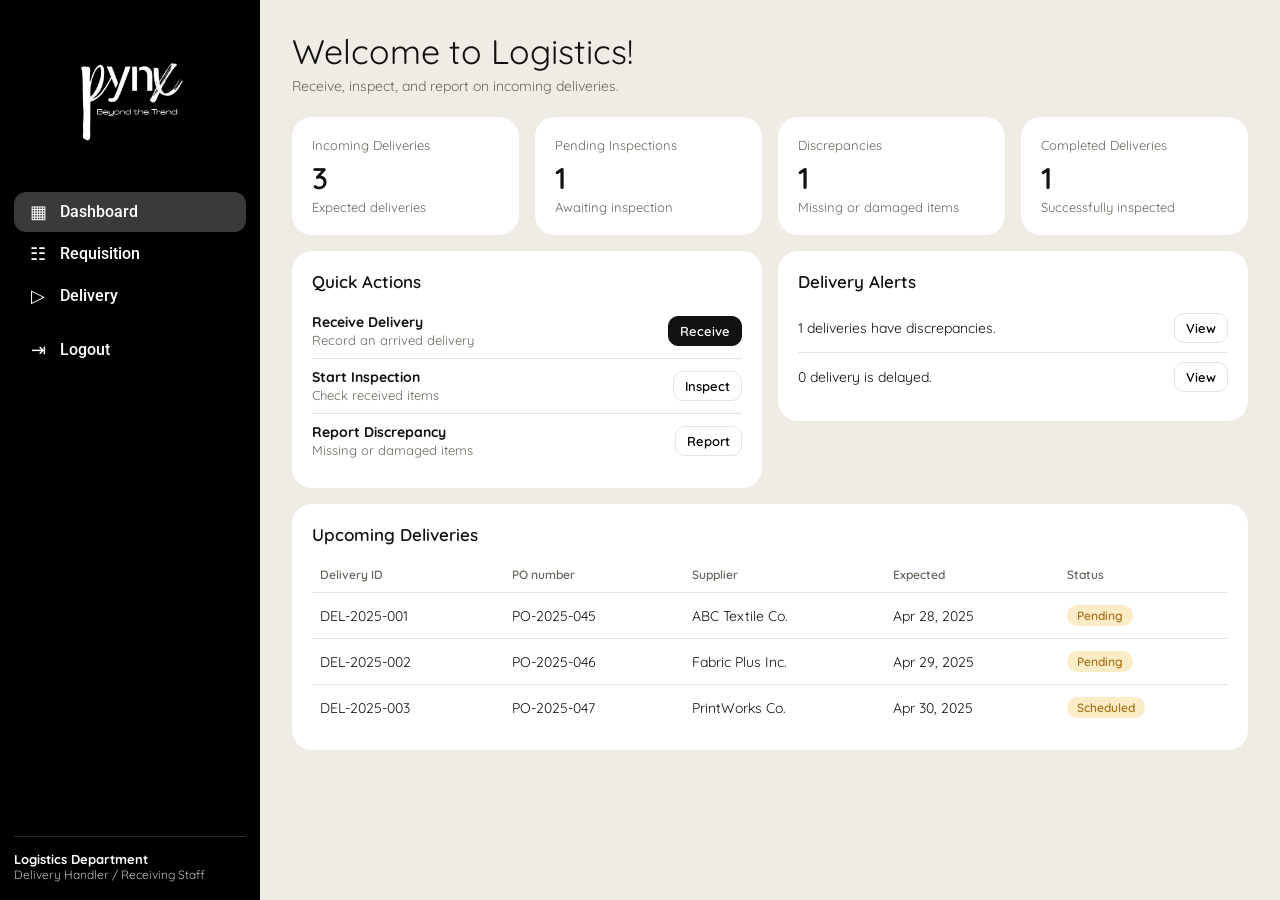
<file: Phynx-Website/Logistics/logistics_dashboard.html>
<!DOCTYPE html>
<html lang="en">
<head>
    <meta charset="utf-8">
    <meta name="viewport" content="width=device-width, initial-scale=1">

    <!-- Fonts -->
    <link rel="stylesheet"
        href="https://fonts.googleapis.com/css2?family=Quicksand:wght@400;500;600&display=swap">

    <link rel="stylesheet"
        href="https://fonts.googleapis.com/css2?family=Roboto:wght@400;500;600;700&display=swap">

    <!-- External CSS -->
    <link rel="stylesheet" href="logistics_dashboard.css">

    <title>Pynx Logistics Dashboard</title>
</head>

<body>

<div class="app">

    <aside class="sb">

        <img class="logo"
     src="assets/images/pynx-logo-transparent.png"
     alt="Pynx - Beyond the Trend">

        <nav class="nav" id="nav"></nav>

        <div class="who">
            <b>Logistics Department</b>
            Delivery Handler / Receiving Staff
        </div>

    </aside>

    <main id="main"></main>

</div>

<div id="layer"></div>

<script>

const $ = s => document.querySelector(s);

const esc = s => String(s).replace(/[&<>"']/g,c => ({
    '&':'&amp;',
    '<':'&lt;',
    '>':'&gt;',
    '"':'&quot;',
    "'":'&#39;'
}[c]));

const CLS = {
    Pending:'Pen',
    Scheduled:'Part',
    Received:'Part',
    Completed:'Rel',
    'With Issues':'Out',
    Delayed:'Out',
    Approved:'All',
    Rejected:'Out',
    Open:'Pen',
    Resolved:'Rel'
};

const pill = s =>
    `<span class="pill ${CLS[s] || 'Pen'}">${esc(s)}</span>`;

const D = {

    dels: [
        {
            id:'DEL-2025-001',
            po:'PO-2025-045',
            supplier:'ABC Textile Co.',
            date:'Apr 28, 2025',
            items:'Cotton Fabric x50 m',
            status:'Pending'
        },
        {
            id:'DEL-2025-002',
            po:'PO-2025-046',
            supplier:'Fabric Plus Inc.',
            date:'Apr 29, 2025',
            items:'Packaging Supplies x50',
            status:'Pending'
        },
        {
            id:'DEL-2025-003',
            po:'PO-2025-047',
            supplier:'PrintWorks Co.',
            date:'Apr 30, 2025',
            items:'Printing Materials x15',
            status:'Scheduled'
        },
        {
            id:'DEL-2025-004',
            po:'PO-2025-044',
            supplier:'ABC Textile Co.',
            date:'Apr 26, 2025',
            items:'Zippers x200',
            status:'Received'
        },
        {
            id:'DEL-2025-005',
            po:'PO-2025-043',
            supplier:'Fabric Plus Inc.',
            date:'Apr 24, 2025',
            items:'Buttons x500',
            status:'Completed'
        },
        {
            id:'DEL-2025-006',
            po:'PO-2025-042',
            supplier:'PrintWorks Co.',
            date:'Apr 23, 2025',
            items:'Fabric Rolls x10',
            status:'With Issues'
        }
    ],

    disc: [
        {
            id:'DSC-001',
            del:'DEL-2025-006',
            issue:'Damaged items (3 rolls)',
            status:'Open',
            res:''
        }
    ],

    reqs: [
        {
            id:'REQ-004',
            item:'Packaging Supplies',
            qty:50,
            status:'Approved'
        },
        {
            id:'REQ-005',
            item:'Shipping Labels',
            qty:200,
            status:'Pending'
        },
        {
            id:'REQ-006',
            item:'Pallet Wrap',
            qty:10,
            status:'Rejected'
        }
    ]

};


/* SIDEBAR NAVIGATION */

const VIEWS = [
    ['dashboard','▦','Dashboard'],
    ['requisition','☷','Requisition'],
    ['delivery','▷','Delivery']
];

const TABS = [
    'Incoming Deliveries',
    'Inspection',
    'Discrepancies',
    'Resolutions',
    'Reports'
];

let view = 'dashboard';
let tab = TABS[0];
let q = '';

const nextId = (p,a) =>
    p + '-' + String(a.length + 1).padStart(3,'0');

const by = s =>
    D.dels.filter(d => s.includes(d.status));

const find = id =>
    D.dels.find(d => d.id === id);


/* GENERAL FUNCTIONS */

function toast(m) {
    const t = document.createElement('div');
    t.className = 'toast';
    t.textContent = m;
    document.body.appendChild(t);
    setTimeout(() => t.remove(),2200);
}

function modal(h) {
    $('#layer').innerHTML = `
        <div class="modal" onclick="if(event.target===this)closeM()">
            <div class="card">${h}</div>
        </div>
    `;
}

function closeM() {
    $('#layer').innerHTML = '';
}

function go(v,t) {
    view = v;
    if(t) tab = t;
    q = '';
    render();
}

const has = o =>
    !q || JSON.stringify(o).toLowerCase().includes(q.toLowerCase());

const search = ph => `
    <input
        placeholder="${ph}"
        value="${esc(q)}"
        oninput="q=this.value;render(true)"
        aria-label="Search">
`;

const table = (cols,rows) => `
    <div class="tw">
        <table>
            <thead>
                <tr>${cols.map(c => `<th>${c}</th>`).join('')}</tr>
            </thead>
            <tbody>
                ${rows.join('') || `
                    <tr>
                        <td colspan="${cols.length}" class="mut">
                            Nothing here yet.
                        </td>
                    </tr>
                `}
            </tbody>
        </table>
    </div>
`;

const btns = (...b) => `
    <div class="tools noprint"
         style="margin-top:16px;justify-content:flex-end">
        ${b.join('')}
    </div>
`;

const cancel = '<button onclick="closeM()">Cancel</button>';


/* DASHBOARD */

function dashboard() {

    const inc = by(['Pending','Scheduled','Delayed']);
    const open = D.disc.filter(d => d.status === 'Open');

    return `
        <h1>Welcome to Logistics!</h1>
        <p class="sub">
            Receive, inspect, and report on incoming deliveries.
        </p>

        <div class="grid g4">

            <div class="card">
                <div class="mut">Incoming Deliveries</div>
                <div class="big">${inc.length}</div>
                <div class="mut">Expected deliveries</div>
            </div>

            <div class="card">
                <div class="mut">Pending Inspections</div>
                <div class="big">${by(['Received']).length}</div>
                <div class="mut">Awaiting inspection</div>
            </div>

            <div class="card">
                <div class="mut">Discrepancies</div>
                <div class="big">${open.length}</div>
                <div class="mut">Missing or damaged items</div>
            </div>

            <div class="card">
                <div class="mut">Completed Deliveries</div>
                <div class="big">${by(['Completed']).length}</div>
                <div class="mut">Successfully inspected</div>
            </div>

        </div>

        <div class="grid g2">

            <div class="card">
                <h2>Quick Actions</h2>

                <div class="row">
                    <span>
                        <b>Receive Delivery</b><br>
                        <span class="mut">Record an arrived delivery</span>
                    </span>
                    <button class="pri sm"
                        onclick="go('delivery','Incoming Deliveries')">
                        Receive
                    </button>
                </div>

                <div class="row">
                    <span>
                        <b>Start Inspection</b><br>
                        <span class="mut">Check received items</span>
                    </span>
                    <button class="sm"
                        onclick="go('delivery','Inspection')">
                        Inspect
                    </button>
                </div>

                <div class="row">
                    <span>
                        <b>Report Discrepancy</b><br>
                        <span class="mut">Missing or damaged items</span>
                    </span>
                    <button class="sm" onclick="reportD()">Report</button>
                </div>
            </div>

            <div class="card">
                <h2>Delivery Alerts</h2>

                <div class="row">
                    <span>${open.length} deliveries have discrepancies.</span>
                    <button class="sm"
                        onclick="go('delivery','Discrepancies')">
                        View
                    </button>
                </div>

                <div class="row">
                    <span>${by(['Delayed']).length} delivery is delayed.</span>
                    <button class="sm"
                        onclick="go('delivery','Incoming Deliveries')">
                        View
                    </button>
                </div>
            </div>

        </div>

        <div class="card">
            <h2>Upcoming Deliveries</h2>

            ${table(
                ['Delivery ID','PO number','Supplier','Expected','Status'],
                inc.slice(0,3).map(d => `
                    <tr>
                        <td>${d.id}</td>
                        <td>${d.po}</td>
                        <td>${esc(d.supplier)}</td>
                        <td>${d.date}</td>
                        <td>${pill(d.status)}</td>
                    </tr>
                `)
            )}
        </div>
    `;
}


/* REQUISITION */

function requisition() {

    return `
        <h1>Requisition</h1>
        <p class="sub">
            Request materials and supplies. Logistics acts as Requester.
        </p>

        <div class="card">

            <div class="tools">
                ${search('Search requisitions')}
                <button class="pri" onclick="newReq()">
                    New requisition
                </button>
            </div>

            ${table(
                ['ID','Item','Qty','Status'],
                D.reqs.filter(has).map(r => `
                    <tr>
                        <td>${r.id}</td>
                        <td>${esc(r.item)}</td>
                        <td>${r.qty}</td>
                        <td>${pill(r.status)}</td>
                    </tr>
                `)
            )}

        </div>
    `;
}

function newReq() {

    modal(`
        <h2>New requisition</h2>

        <label for="a1">Item</label>
        <input id="a1">

        <label for="a2">Quantity</label>
        <input id="a2" type="number" min="1" value="1">

        ${btns(
            cancel,
            '<button class="pri" onclick="saveReq()">Submit requisition</button>'
        )}
    `);
}

function saveReq() {

    const item = $('#a1').value.trim();
    const qty = +$('#a2').value;

    if(!item || qty < 1) {
        toast('Enter an item and a quantity of at least 1');
        return;
    }

    D.reqs.unshift({
        id:nextId('REQ',D.reqs)+'L',
        item,
        qty,
        status:'Pending'
    });

    closeM();
    render();
    toast('Requisition submitted');
}


/* DELIVERY */

function delivery() {

    let b = '';

    const act = (d,l,f,p) => `
        <td class="r">
            <button class="sm ${p?'pri':''}" onclick="${f}('${d}')">
                ${l}
            </button>
        </td>
    `;

    if(tab === TABS[0]) {

        b = table(
            ['Delivery ID','PO number','Supplier','Items','Expected','Status',''],
            by(['Pending','Scheduled','Delayed']).filter(has).map(d => `
                <tr>
                    <td>${d.id}</td>
                    <td>${d.po}</td>
                    <td>${esc(d.supplier)}</td>
                    <td>${esc(d.items)}</td>
                    <td>${d.date}</td>
                    <td>${pill(d.status)}</td>
                    ${act(d.id,'Receive','receive',1)}
                </tr>
            `)
        );

    }

    if(tab === TABS[1]) {

        b = table(
            ['Delivery ID','PO number','Supplier','Items','Status',''],
            by(['Received']).filter(has).map(d => `
                <tr>
                    <td>${d.id}</td>
                    <td>${d.po}</td>
                    <td>${esc(d.supplier)}</td>
                    <td>${esc(d.items)}</td>
                    <td>${pill(d.status)}</td>
                    ${act(d.id,'Start inspection','inspect',1)}
                </tr>
            `)
        );

    }

    if(tab === TABS[2]) {

        b = `
            <div class="tools">
                <button class="pri" onclick="reportD()">
                    Report discrepancy
                </button>
            </div>
        ` + table(
            ['ID','Delivery','Issue','Status',''],
            D.disc.filter(d => d.status === 'Open' && has(d)).map(d => `
                <tr>
                    <td>${d.id}</td>
                    <td>${d.del}</td>
                    <td>${esc(d.issue)}</td>
                    <td>${pill(d.status)}</td>
                    ${act(d.id,'Resolve','resolve')}
                </tr>
            `)
        );

    }

    if(tab === TABS[3]) {

        b = table(
            ['ID','Delivery','Issue','Resolution','Status'],
            D.disc.filter(d => d.status === 'Resolved' && has(d)).map(d => `
                <tr>
                    <td>${d.id}</td>
                    <td>${d.del}</td>
                    <td>${esc(d.issue)}</td>
                    <td>${esc(d.res)}</td>
                    <td>${pill(d.status)}</td>
                </tr>
            `)
        );

    }

    if(tab === TABS[4]) {

        b = `
            <div class="tools noprint">
                ${search('Search deliveries')}
                <button class="pri" onclick="window.print()">
                    Print report
                </button>
            </div>
        ` + table(
            ['Delivery ID','PO number','Supplier','Expected','Status',''],
            D.dels.filter(has).map(d => `
                <tr>
                    <td>${d.id}</td>
                    <td>${d.po}</td>
                    <td>${esc(d.supplier)}</td>
                    <td>${d.date}</td>
                    <td>${pill(d.status)}</td>
                    ${['Pending','Scheduled','Delayed'].includes(d.status)
                        ? '<td></td>'
                        : act(d.id,'Receipt','receipt')
                    }
                </tr>
            `)
        );

    }

    return `
        <h1>Delivery</h1>
        <p class="sub">
            Logistics acts as Delivery Handler and Receiving Staff.
        </p>

        <div class="tabs">
            ${TABS.map(t => `
                <button
                    class="${t === tab ? 'on' : ''}"
                    onclick="tab='${t}';q='';render()">
                    ${t}
                </button>
            `).join('')}
        </div>

        <div class="card">${b}</div>
    `;
}


/* RECEIVE DELIVERY */

function receive(id) {

    find(id).status = 'Received';

    receipt(id);
    render();
}

function receipt(id) {

    const d = find(id);

    modal(`
        <h2>Receiving receipt</h2>

        <div class="rc">

            <div class="row">
                <span>Delivery</span>
                <b>${d.id}</b>
            </div>

            <div class="row">
                <span>PO number</span>
                <span>${d.po}</span>
            </div>

            <div class="row">
                <span>Supplier</span>
                <span>${esc(d.supplier)}</span>
            </div>

            <div class="row">
                <span>Items</span>
                <span>${esc(d.items)}</span>
            </div>

            <div class="row">
                <span>Received on</span>
                <span>${new Date().toISOString().slice(0,10)}</span>
            </div>

            <div class="row">
                <span>Status</span>
                <span>${esc(d.status)}</span>
            </div>

        </div>

        ${btns(
            '<button onclick="closeM()">Close</button>',
            '<button class="pri" onclick="window.print()">Print receipt</button>'
        )}
    `);
}


/* INSPECTION */

function inspect(id) {

    const d = find(id);

    modal(`
        <h2>Inspect ${d.id}</h2>

        <p class="mut">
            ${esc(d.items)} from ${esc(d.supplier)}
        </p>

        <label for="i1">Result</label>

        <select id="i1">
            <option value="ok">
                All items complete and in good condition
            </option>
            <option value="bad">
                Missing or damaged items
            </option>
        </select>

        <label for="i2">Issue details (if any)</label>
        <input id="i2" placeholder="Example: 3 rolls damaged">

        ${btns(
            cancel,
            `<button class="pri" onclick="saveInspect('${id}')">Save inspection</button>`
        )}
    `);
}

function saveInspect(id) {

    const d = find(id);
    const bad = $('#i1').value === 'bad';
    const t = $('#i2').value.trim();

    if(bad && !t) {
        toast('Describe the missing or damaged items');
        return;
    }

    if(bad) {

        d.status = 'With Issues';

        D.disc.push({
            id:nextId('DSC',D.disc),
            del:id,
            issue:t,
            status:'Open',
            res:''
        });

    } else {

        d.status = 'Completed';

    }

    closeM();

    go('delivery',bad ? 'Discrepancies' : 'Inspection');

    toast(
        bad
            ? 'Discrepancy reported'
            : 'Delivery completed. Inventory can record the stock-in.'
    );
}


/* REPORT DISCREPANCY */

function reportD() {

    modal(`
        <h2>Report discrepancy</h2>

        <label for="r1">Delivery</label>

        <select id="r1">
            ${D.dels.filter(d =>
                !['Pending','Scheduled','Delayed'].includes(d.status)
            ).map(d => `
                <option value="${d.id}">
                    ${d.id} - ${esc(d.supplier)}
                </option>
            `).join('')}
        </select>

        <label for="r2">Issue</label>
        <input id="r2" placeholder="Missing or damaged items">

        ${btns(
            cancel,
            '<button class="pri" onclick="saveD()">Report</button>'
        )}
    `);
}

function saveD() {

    const id = $('#r1').value;
    const t = $('#r2').value.trim();

    if(!id || !t) {
        toast('Pick a received delivery and describe the issue');
        return;
    }

    find(id).status = 'With Issues';

    D.disc.push({
        id:nextId('DSC',D.disc),
        del:id,
        issue:t,
        status:'Open',
        res:''
    });

    closeM();
    go('delivery','Discrepancies');
    toast('Discrepancy reported');
}


/* RESOLVE DISCREPANCY */

function resolve(id) {

    modal(`
        <h2>Resolve ${id}</h2>

        <label for="v1">
            Resolution agreed with supplier
        </label>

        <select id="v1">
            <option>Replacement</option>
            <option>Refund</option>
            <option>Credit note</option>
        </select>

        ${btns(
            cancel,
            `<button class="pri" onclick="saveRes('${id}')">Save resolution</button>`
        )}
    `);
}

function saveRes(id) {

    const x = D.disc.find(d => d.id === id);

    x.status = 'Resolved';
    x.res = $('#v1').value;

    find(x.del).status = 'Completed';

    closeM();
    go('delivery','Resolutions');
    toast('Discrepancy resolved');
}


/* SIDEBAR AND PAGE RENDERING */

function render(keep) {

    $('#nav').innerHTML = VIEWS.map(([k,i,l]) => `
        <a
            class="${k === view ? 'on' : ''}"
            tabindex="0"
            onclick="go('${k}')"
            onkeydown="if(event.key==='Enter')go('${k}')">

            <span class="nav-icon">${i}</span>
            <span>${l}</span>

        </a>
    `).join('') + `

        <a href="../Log_in/login.html"
   class="logout-link"
   onclick="return confirm('Are you sure you want to log out?')">
    <span class="nav-icon">⇥</span>
    <span>Logout</span>
</a>

    `;

    const y = window.scrollY;

    $('#main').innerHTML =
        ({dashboard,requisition,delivery})[view]();

    if(keep) {

        const el = document.querySelector('main input');

        if(el) {
            el.focus();
            el.setSelectionRange(q.length,q.length);
        }

        window.scrollTo(0,y);
    }

}

render();

</script>

</body>
</html>
</file>
<file: Phynx-Website/Inventory/pynx-inventory/css/base.css>
/* ==========================================================================
   base.css — design tokens, reset and typography.
   Change colours / fonts here and the whole dashboard follows.
   ========================================================================== */
:root {
  --bg: #efebe5;
  --ink: #111;
  --mut: #6b655d;
  --card: #fff;
  --line: #e8e3dc;
  --sb: #000;

  --ok: #1f7a4d;   --ok-bg: #d8f0e2;
  --warn: #a8741a; --warn-bg: #fbecc8;
  --bad: #b3392f;  --bad-bg: #f8d9d5;

  --radius-card: 20px;
  --radius-field: 12px;
  --sidebar-w: 270px;
  --gap: 18px;
}

*, *::before, *::after { box-sizing: border-box; }

html {
  -webkit-text-size-adjust: 100%;
  text-size-adjust: 100%;
}
html, body { margin: 0; }

body {
  font-family: Inter, "Segoe UI", system-ui, -apple-system, Arial, sans-serif;
  background: var(--bg);
  color: var(--ink);
  font-size: 14px;
}
body.modal-open { overflow: hidden; }

img { max-width: 100%; }

h1 { font-weight: 400; font-size: 34px; margin: 0 0 4px; }
h2 { font-weight: 400; font-size: 22px; margin: 0 0 12px; }

.sub { color: var(--mut); margin: 0 0 22px; }
.mut { color: var(--mut); font-size: 13px; }
.up  { color: var(--ok); }
.big { font-size: 32px; font-weight: 600; margin: 6px 0; }
.big.md { font-size: 26px; }
.r { text-align: right; }
</file>
<file: Phynx-Website/Inventory/pynx-inventory/css/layout.css>
/* ==========================================================================
   layout.css — page shell (sidebar + main) and grid helpers.
   ========================================================================== */
.app {
  display: grid;
  grid-template-columns: var(--sidebar-w) minmax(0, 1fr);
  min-height: 100vh;
}

/* ---- Sidebar ---- */
.sb {
  background: var(--sb);
  color: #fff;
  padding: 18px 14px;
  position: sticky;
  top: 0;
  height: 100vh;
  display: flex;
  flex-direction: column;
  overflow-y: auto;
}
.logo { display: block; margin: 0 auto 14px; width: 150px; max-width: 70%; height: auto; }

.nav { display: flex; flex-direction: column; gap: 2px; }
.nav a {
  display: flex; align-items: center; gap: 12px;
  padding: 11px 14px; border-radius: 12px;
  color: #fff; text-decoration: none;
  font-size: 14.5px; font-weight: 600; cursor: pointer;
}
.nav a:hover { background: #1c1c1c; }
.nav a.on { background: #3a3a3a; }
.nav-icon { width: 20px; text-align: center; font-size: 16px; opacity: .9; }

.who { margin-top: auto; padding-top: 14px; border-top: 1px solid #2a2a2a; font-size: 12px; color: #bbb; }
.who b { display: block; color: #fff; font-size: 13px; }

/* ---- Main ---- */
main { padding: 34px 32px 50px; min-width: 0; }
.view { min-width: 0; }

/* ---- Grids ----
   IMPORTANT: every track uses minmax(0, 1fr) and every child has min-width: 0.
   A plain `1fr` track can never shrink below its content, so a wide table made
   the whole page wider than the phone screen (the "zoomed-out" bug). */
.grid { display: grid; gap: var(--gap); margin-bottom: var(--gap); }
.grid > * { min-width: 0; }
.g2 { grid-template-columns: minmax(300px, 340px) minmax(0, 1fr); align-items: start; }
.g3 { grid-template-columns: repeat(3, minmax(0, 1fr)); }
.g4 { grid-template-columns: repeat(4, minmax(0, 1fr)); }

/* Toolbar row above tables */
.tools { display: flex; flex-wrap: wrap; gap: 10px; margin-bottom: 16px; align-items: center; }
.tools h2 { margin: 0; }
.tools input, .tools select { width: auto; flex: 1 1 150px; }
.tools .grow { flex: 3 1 220px; }
.tools .sp { flex: 100 1 0; }
.tools .title { flex: 1 1 auto; }
</file>
<file: Phynx-Website/Inventory/pynx-inventory/css/components.css>
/* ==========================================================================
   components.css — cards, buttons, forms, tables, pills, tabs, chart,
   modal, toast, receipt.
   ========================================================================== */

/* ---- Card ---- */
.card { background: var(--card); border-radius: var(--radius-card); padding: 22px; min-width: 0; }

/* ---- Rows / progress bars ---- */
.row { display: flex; justify-content: space-between; gap: 10px; align-items: center; padding: 5px 0; }
.row.tight { padding-bottom: 0; }
.bar { height: 7px; background: var(--line); border-radius: 9px; margin: 5px 0 12px; }
.bar i { display: block; height: 100%; background: #111; border-radius: 9px; }

/* ---- Status pills ---- */
.pill { display: inline-block; padding: 3px 10px; border-radius: 99px; font-size: 12px; font-weight: 600; white-space: nowrap; }
.pill--ok   { background: var(--ok-bg);   color: var(--ok); }
.pill--warn { background: var(--warn-bg); color: var(--warn); }
.pill--bad  { background: var(--bad-bg);  color: var(--bad); }

/* ---- Form controls ---- */
input, select, textarea {
  font: inherit;
  padding: 10px 12px;
  border: 1px solid var(--line);
  border-radius: var(--radius-field);
  background: #fff;
  color: var(--ink);
  min-width: 0;
  width: 100%;
  max-width: 100%;
}
input[type="date"] { min-height: 42px; }
input[readonly] { background: #f6f3ee; color: var(--mut); }
label { display: block; font-weight: 600; font-size: 12.5px; margin: 12px 0 5px; }
.hint { background: var(--bg); padding: 10px 12px; border-radius: 10px; margin-top: 10px; color: var(--mut); }
.note { font-size: 12px; margin-top: 4px; }
.two { display: grid; grid-template-columns: repeat(2, minmax(0, 1fr)); gap: 0 12px; }

/* ---- Buttons ---- */
button {
  font: inherit; font-weight: 600;
  padding: 9px 14px; border-radius: 10px;
  border: 1px solid var(--line); background: #fff; color: var(--ink);
  cursor: pointer;
}
button.pri { background: #111; color: #fff; border-color: #111; }
button.dng { background: #d33a2c; color: #fff; border-color: #d33a2c; }
button.sm  { padding: 6px 11px; font-size: 13px; }
button.block { width: 100%; padding: 13px; }
.acts { display: flex; gap: 6px; justify-content: flex-end; flex-wrap: wrap; }

/* ---- Tabs ---- */
.tabs { display: flex; gap: 8px; flex-wrap: wrap; margin-bottom: 14px; }
.tabs button { border-radius: 99px; }
.tabs button.on { background: #111; color: #fff; }

/* ---- Tables (scroll inside their own box, never widen the page) ---- */
.tw { overflow-x: auto; max-width: 100%; -webkit-overflow-scrolling: touch; }
table { width: 100%; border-collapse: collapse; min-width: 640px; }
table.narrow { min-width: 480px; }
th { font-size: 11.5px; letter-spacing: .06em; color: var(--mut); text-align: left; padding: 10px 8px; text-transform: uppercase; }
td { padding: 12px 8px; border-top: 1px solid var(--line); vertical-align: middle; }
th.r, td.r { text-align: right; }
td small { display: block; color: var(--mut); }

/* ---- Bar chart ---- */
.chart { display: flex; align-items: flex-end; gap: 6px; height: 170px; border-bottom: 1px solid var(--line); margin: 10px 0 4px; }
.chart div { flex: 1; display: flex; justify-content: center; align-items: flex-end; gap: 4px; height: 100%; }
.chart i { width: 16px; max-width: 40%; border-radius: 5px 5px 0 0; min-height: 2px; }
.days { display: flex; gap: 6px; color: var(--mut); font-size: 12px; }
.days span { flex: 1; text-align: center; }
.legend i { display: inline-block; width: 10px; height: 10px; border-radius: 2px; margin-right: 4px; }

/* ---- Modal ---- */
.modal { position: fixed; inset: 0; background: rgba(0, 0, 0, .45); display: flex; align-items: center; justify-content: center; padding: 16px; z-index: 9; }
.modal .card { width: 100%; max-width: 520px; max-height: 90vh; overflow: auto; }

/* ---- Toast ---- */
.toast { position: fixed; bottom: 18px; left: 50%; transform: translateX(-50%); background: #111; color: #fff; padding: 10px 18px; border-radius: 99px; z-index: 10; max-width: calc(100vw - 32px); text-align: center; }

/* ---- Receipt (modal + printout) ---- */
.receipt h2 { margin-bottom: 8px; }
.receipt p { margin: 0 0 12px; }
</file>
<file: Phynx-Website/Inventory/pynx-inventory/css/responsive.css>
/* ==========================================================================
   responsive.css — every breakpoint lives here.
   ========================================================================== */

/* Tablet / small laptop */
@media (max-width: 1100px) {
  .g3, .g4 { grid-template-columns: repeat(2, minmax(0, 1fr)); }
  .g2 { grid-template-columns: minmax(0, 1fr); }
}

/* Phones & small tablets: sidebar becomes a top bar */
@media (max-width: 900px) {
  .app { grid-template-columns: minmax(0, 1fr); }
  .sb { position: static; height: auto; padding: 14px 10px; align-items: center; }
  .logo { width: 120px; }
  .nav { flex-direction: row; flex-wrap: wrap; justify-content: center; gap: 6px; }
  .nav a { padding: 8px 12px; font-size: 13px; background: #141414; }
  .who { display: none; }
  main { padding: 22px 14px 40px; }
  h1 { font-size: 27px; }

  /* 16px fields stop iOS Safari from auto-zooming the page when a field is focused */
  input, select, textarea { font-size: 16px; }
}

/* Phones */
@media (max-width: 560px) {
  .g3, .g4 { grid-template-columns: minmax(0, 1fr); }
  .two { grid-template-columns: minmax(0, 1fr); }
  .tools .sp { display: none; }
  .card { padding: 16px; }
  .modal { padding: 10px; }
  .big { font-size: 28px; }
}
</file>
<file: Phynx-Website/Inventory/pynx-inventory/css/print.css>
/* ==========================================================================
   print.css — report printing and receipt printing.
   ========================================================================== */
@media print {
  .sb, .tools, .tabs, .noprint, .toast { display: none !important; }
  .app { display: block; }
  main { padding: 0; }

  /* Printing a receipt: show only the open modal's content */
  body.print-receipt .app { display: none !important; }
  body.print-receipt .modal { position: static; background: none; padding: 0; display: block; }
  body.print-receipt .modal .card { max-width: none; max-height: none; overflow: visible; padding: 0; }
}
</file>
<file: Phynx-Website/Admin/admin_dashboard.css>
/*admin dashboard*/
:root {
  --bg: #efebe5; --ink: #111; --mut: #6b655d; --card: #fff; --line: #e8e3dc;
  --ok: #1f7a4d; --okb: #d8f0e2; --warn: #a8741a; --warnb: #fbecc8; --bad: #b3392f; --badb: #f8d9d5; --sb: #000;
  /* aliases kept so finance.css and older rules still work */
  --muted: var(--mut); --cream: var(--bg); --paper: var(--card); --white: #fff;
  --success: var(--ok); --warning: var(--warn); --danger: var(--bad); --soft: var(--line); --radius: 20px;
}
* { box-sizing: border-box; }
html, body { margin: 0; }
body { font-family: Inter, "Segoe UI", system-ui, -apple-system, Arial, sans-serif; background: var(--bg); color: var(--ink); font-size: 14px; }
button, input, select { font: inherit; }
button { cursor: pointer; }

/* ---------- Layout ---------- */
.app { display: grid; grid-template-columns: 270px minmax(0, 1fr); min-height: 100vh; }
.sidebar { background: var(--sb); color: #fff; padding: 18px 14px; position: sticky; top: 0; height: 100vh; display: flex; flex-direction: column; gap: 18px; overflow-y: auto; }
.brand { text-align: center; padding-bottom: 6px; }
.logo { display: block; margin: 0 auto; width: 150px; max-width: 70%; height: auto; }
.brand-tag { color: #9a9a9a; font-size: 10px; letter-spacing: 3px; margin-top: 8px; }
.nav-label { color: #8a8a8a; font-size: 10px; letter-spacing: 2px; padding: 0 14px; margin-bottom: 6px; }
.nav { display: flex; flex-direction: column; gap: 2px; }
.nav a { display: flex; align-items: center; gap: 12px; padding: 11px 14px; border-radius: 12px; color: #fff; text-decoration: none; font-size: 14.5px; font-weight: 600; }
.nav a:hover { background: #1c1c1c; }
.nav-icon { width: 20px; text-align: center; font-size: 16px; opacity: .9; }
.sidebar-note { margin-top: auto; padding-top: 14px; border-top: 1px solid #2a2a2a; font-size: 12px; color: #bbb; line-height: 1.8; }
.sidebar-note a { color: #fff; }

main { min-width: 0; padding: 34px 32px 50px; }
.topbar { display: flex; justify-content: space-between; align-items: center; gap: 16px; margin-bottom: 26px; }
.crumb { color: var(--mut); font-size: 12px; letter-spacing: 1px; }
.staff { display: flex; align-items: center; gap: 10px; font-size: 13px; }
.avatar { width: 34px; height: 34px; border-radius: 50%; display: grid; place-items: center; background: #fff; font-weight: 700; }

/* ---------- Page switching (CSS only) ---------- */
.page { display: none; }
.page:target { display: block; }
main:not(:has(.page:target)) #dashboard { display: block; }

/* Active sidebar item */
body:not(:has(.page:target)) .nav a[href="#dashboard"],
body:has(#requisitions:target) .nav a[href="#requisitions"],
body:has(#inventory:target) .nav a[href="#inventory"],
body:has(#purchasing:target) .nav a[href="#purchasing"],
body:has(#delivery:target) .nav a[href="#delivery"],
body:has(#users:target) .nav a[href="#users"],
body:has(#finance:target) .nav a[href="#finance"],
body:has(#documents:target) .nav a[href="#documents"],
body:has(#reports:target) .nav a[href="#reports"] { background: #3a3a3a; }

/* ---------- Headings and buttons ---------- */
.back { display: inline-block; color: var(--ink); text-decoration: none; font-size: 13px; font-weight: 600; margin-bottom: 16px; }
.back:hover { text-decoration: underline; }
.heading { display: flex; justify-content: space-between; align-items: end; gap: 20px; margin-bottom: 22px; flex-wrap: wrap; }
.eyebrow { color: var(--mut); font-size: 11px; letter-spacing: 2.5px; margin-bottom: 8px; }
h1 { font-weight: 400; font-size: 34px; margin: 0 0 4px; }
.subtitle { color: var(--mut); margin: 6px 0 0; line-height: 1.5; max-width: 620px; }
h2 { font-weight: 400; font-size: 20px; margin: 0; }
.button { display: inline-block; text-decoration: none; font-weight: 600; padding: 10px 16px; border-radius: 10px; border: 1px solid var(--line); background: #fff; color: var(--ink); }
.button-dark { background: #111; color: #fff; border-color: #111; }
.button:hover { opacity: .85; }
.actions { display: flex; gap: 10px; flex-wrap: wrap; }

/* ---------- Cards ---------- */
.metrics { display: grid; grid-template-columns: repeat(4, minmax(0, 1fr)); gap: 18px; margin-bottom: 18px; }
.metric { background: var(--card); border-radius: var(--radius); padding: 22px; }
.metric-top { display: flex; justify-content: space-between; gap: 10px; color: var(--mut); font-size: 13px; }
.metric-icon { font-size: 16px; }
.metric-value { font-size: 32px; font-weight: 600; margin: 6px 0; }
.metric-foot { color: var(--mut); font-size: 13px; }

.content-grid { display: grid; grid-template-columns: minmax(0, 1.7fr) minmax(280px, .9fr); gap: 18px; align-items: start; }
.stack { display: grid; gap: 18px; }
.panel { background: var(--card); border-radius: var(--radius); overflow: hidden; }
.panel + .panel { margin-top: 18px; }
.content-grid .panel + .panel { margin-top: 0; }
.panel-head { padding: 22px 22px 8px; display: flex; justify-content: space-between; align-items: center; gap: 14px; }
.panel-body { padding: 8px 22px 22px; }
.panel-sub { color: var(--mut); font-size: 13px; margin-top: 4px; }
.text-link { border: 0; background: transparent; color: var(--ink); font-size: 13px; font-weight: 600; text-decoration: underline; }

/* ---------- Toolbar and tables ---------- */
.toolbar { display: flex; flex-wrap: wrap; gap: 10px; align-items: center; padding: 18px 22px 6px; }
.toolbar input, .toolbar select { padding: 10px 12px; border: 1px solid var(--line); border-radius: 12px; background: #fff; flex: 1 1 150px; min-width: 0; }
.toolbar input[type="search"] { flex: 2 1 220px; }
.table-wrap { overflow-x: auto; padding: 0 14px 10px; }
table { width: 100%; border-collapse: collapse; min-width: 600px; }
th { font-size: 11.5px; letter-spacing: .06em; color: var(--mut); text-align: left; padding: 12px 8px; text-transform: uppercase; font-weight: 600; }
td { padding: 12px 8px; border-top: 1px solid var(--line); vertical-align: middle; font-size: 13.5px; }
tbody tr:hover { background: #faf8f5; }
.primary-cell { font-weight: 600; }
.secondary-cell { color: var(--mut); font-size: 12.5px; margin-top: 3px; }
.row-actions { display: flex; gap: 6px; flex-wrap: wrap; }
.mini { padding: 6px 11px; font-size: 13px; font-weight: 600; border-radius: 10px; border: 1px solid var(--line); background: #fff; }
.mini:hover { border-color: #111; }
.mini.approve { color: var(--ok); }
.mini.reject { color: var(--bad); }

/* ---------- Status pills ---------- */
.status { display: inline-block; padding: 3px 10px; border-radius: 99px; font-size: 12px; font-weight: 600; white-space: nowrap; background: #eee9e1; color: var(--mut); }
.status.approved { background: var(--okb); color: var(--ok); }
.status.pending, .status.inspection, .status.partial { background: var(--warnb); color: var(--warn); }
.status.rejected { background: var(--badb); color: var(--bad); }
.status.received { background: #e3e8ec; color: #4a5a66; }

/* ---------- Lists, bars, workflow ---------- */
.list { list-style: none; margin: 0; padding: 0 22px 10px; }
.list li { padding: 12px 0; border-top: 1px solid var(--line); display: flex; justify-content: space-between; gap: 12px; line-height: 1.5; }
.list li:first-child { border-top: 0; }
.list small { color: var(--mut); display: block; margin-top: 2px; font-size: 12.5px; }
.bar-row { margin-bottom: 12px; }
.bar-label { display: flex; justify-content: space-between; font-size: 13px; }
.bar { height: 7px; background: var(--line); border-radius: 9px; margin: 6px 0 4px; overflow: hidden; }
.bar span { display: block; height: 100%; background: #111; border-radius: 9px; }
.bar.warn span { background: var(--warn); }
.bar.danger span { background: var(--bad); }
.bar.ok span { background: var(--ok); }
.shortcuts { display: grid; grid-template-columns: 1fr 1fr; gap: 10px; padding: 8px 22px 22px; }
.shortcuts a { background: var(--bg); border-radius: 12px; padding: 14px 12px; color: var(--ink); text-decoration: none; font-weight: 600; }
.shortcuts a:hover { background: #e6e1d9; }
.flow { display: grid; grid-template-columns: repeat(auto-fit, minmax(130px, 1fr)); gap: 10px; padding: 10px 22px 22px; }
.flow div { background: var(--bg); border-radius: 12px; padding: 12px; font-size: 12.5px; line-height: 1.5; color: var(--mut); }
.flow div b { display: block; color: var(--ink); font-size: 13px; margin-bottom: 3px; }
.flow .you { background: #111; color: #cfcfcf; }
.flow .you b { color: #fff; }
.note { background: var(--bg); color: var(--mut); font-size: 13px; line-height: 1.6; padding: 10px 12px; border-radius: 10px; margin: 6px 22px 22px; }
.doc-cats { display: grid; grid-template-columns: repeat(auto-fit, minmax(170px, 1fr)); gap: 10px; padding: 8px 22px 22px; }
.doc-cats div { background: var(--bg); border-radius: 12px; padding: 14px; font-weight: 600; }
.doc-cats span { display: block; color: var(--mut); font-weight: 400; font-size: 13px; margin-top: 4px; }

/* ---------- Responsive ---------- */
@media (max-width: 1100px) { .metrics { grid-template-columns: 1fr 1fr; } .content-grid { grid-template-columns: 1fr; } }
@media (max-width: 900px) {
  .app { grid-template-columns: 1fr; }
  .sidebar { position: static; height: auto; padding: 14px 10px; align-items: center; }
  .logo { width: 120px; }
  .nav { flex-direction: row; flex-wrap: wrap; justify-content: center; gap: 6px; }
  .nav a { padding: 8px 12px; font-size: 13px; background: #141414; }
  .nav-label, .sidebar-note { display: none; }
  main { padding: 22px 14px 40px; }
  h1 { font-size: 27px; }
}
@media (max-width: 560px) { .metrics { grid-template-columns: 1fr; } }
@media print { .sidebar, .toolbar, .actions { display: none !important; } .app { display: block; } main { padding: 0; } }
</file>
<file: Phynx-Website/Finance/finance_dashboard.css>
/* Finance dashboard (loads after admin_dashboard.css) */

/* Active sidebar item for Finance pages */
body:has(#dashboard:target) .nav a[href="#dashboard"],
body:has(#budget:target) .nav a[href="#budget"],
body:has(#expenses:target) .nav a[href="#expenses"],
body:has(#invoices:target) .nav a[href="#invoices"],
body:has(#payments:target) .nav a[href="#payments"],
body:has(#transactions:target) .nav a[href="#transactions"],
body:has(#reports:target) .nav a[href="#reports"],
body:has(#documents:target) .nav a[href="#documents"] { color: #fff; background: #3a3a3a; }

/* Five summary cards on the Finance dashboard */
.metrics.five { grid-template-columns: repeat(5, minmax(0, 1fr)); }
.metrics.five .metric-value { font-size: 26px; }
@media (max-width: 1250px) { .metrics.five { grid-template-columns: repeat(3, minmax(0, 1fr)); } }
@media (max-width: 800px)  { .metrics.five { grid-template-columns: repeat(2, minmax(0, 1fr)); } }
@media (max-width: 520px)  { .metrics.five { grid-template-columns: 1fr; } }

/* Simple monthly bar chart (pure CSS).
   Extra top padding leaves room for the value label above the tallest bar. */
.chart { display: flex; align-items: flex-end; gap: 14px; height: 250px; padding: 48px 22px 14px; }
.chart .col { flex: 1; display: flex; flex-direction: column; justify-content: flex-end; align-items: center; height: 100%; gap: 8px; font-size: 11px; color: var(--muted); }
.chart .col i { display: block; width: 100%; max-width: 46px; background: var(--ink); border-radius: 5px 5px 0 0; }
.chart .col.now i { background: var(--warning); }
.chart .col b { color: var(--ink); font-size: 11px; }

.amount { font-variant-numeric: tabular-nums; text-align: right; white-space: nowrap; }
</file>
<file: Phynx-Website/Logistics/logistics_dashboard.css>
:root {
    --bg: #efebe5;
    --ink: #111;
    --mut: #6b655d;
    --card: #fff;
    --line: #e8e3dc;
    --ok: #1f7a4d;
    --okb: #d8f0e2;
    --warn: #a8741a;
    --warnb: #fbecc8;
    --bad: #b3392f;
    --badb: #f8d9d5;
    --sb: #000;
    --acc: #111;
}

* {
    box-sizing: border-box;
}

html,
body {
    margin: 0;
}

body {
    font-family: Quicksand, Inter, "Segoe UI", system-ui, -apple-system, Arial, sans-serif;
    background: var(--bg);
    color: var(--ink);
    font-size: 14px;
}

/* APP LAYOUT */

.app {
    display: grid;
    grid-template-columns: 260px 1fr;
    min-height: 100vh;
}

/* SIDEBAR */

.sb {
    background: var(--sb);
    color: #fff;
    padding: 18px 14px;
    position: sticky;
    top: 0;
    height: 100vh;
    display: flex;
    flex-direction: column;
    overflow-y: auto;
}

.logo {
    display: block;
    margin: 6px auto 18px;
    width: 150px;
    max-width: 70%;
    height: auto;
}

/* NAVIGATION */

.nav {
    display: flex;
    flex-direction: column;
    gap: 2px;
}

.nav a {
    display: flex;
    align-items: center;
    gap: 12px;
    padding: 11px 14px;
    border-radius: 12px;
    color: #fff;
    text-decoration: none;

    /* Sidebar font */
    font-family: 'Roboto', sans-serif;
    font-size: 15.5px;
    font-weight: 500;

    cursor: pointer;
    transition: background 0.2s ease;
}

.nav a:hover {
    background: #1c1c1c;
}

.nav a.on {
    background: #3a3a3a;
}

.nav a:focus-visible,
button:focus-visible {
    outline: 2px solid var(--acc);
    outline-offset: 2px;
}

/* SIDEBAR ICONS */

.nav-icon {
    width: 20px;
    min-width: 20px;
    display: inline-flex;
    align-items: center;
    justify-content: center;
    text-align: center;
    font-size: 18px;
    line-height: 1;
}

/* LOGOUT */

.nav a.logout-link {
    margin-top: 12px;
}

.nav a.logout-link:hover {
    background: #3a3a3a;
}

/* DEPARTMENT INFORMATION */

.who {
    margin-top: auto;
    padding-top: 14px;
    border-top: 1px solid #2a2a2a;
    font-size: 12px;
    color: #bbb;
}

.who b {
    display: block;
    color: #fff;
    font-size: 13px;
}

/* MAIN CONTENT */

main {
    padding: 30px 32px 50px;
    min-width: 0;
}

h1 {
    font-weight: 400;
    font-size: 34px;
    margin: 0 0 4px;
}

.sub {
    color: var(--mut);
    margin: 0 0 22px;
}

h2 {
    font-weight: 600;
    font-size: 17px;
    margin: 0 0 12px;
}

/* CARDS */

.card {
    background: var(--card);
    border-radius: 20px;
    padding: 20px;
}

.grid {
    display: grid;
    gap: 16px;
    margin-bottom: 16px;
}

.g4 {
    grid-template-columns: repeat(4, 1fr);
}

.g2 {
    grid-template-columns: 1fr 1fr;
    align-items: start;
}

.big {
    font-size: 30px;
    font-weight: 600;
    margin: 6px 0 2px;
}

.mut {
    color: var(--mut);
    font-size: 13px;
}

/* ROWS */

.row {
    display: flex;
    justify-content: space-between;
    gap: 10px;
    align-items: center;
    padding: 9px 0;
    border-top: 1px solid var(--line);
}

.row:first-of-type {
    border-top: 0;
}

/* STATUS BADGES */

.pill {
    display: inline-block;
    padding: 3px 10px;
    border-radius: 99px;
    font-size: 12px;
    font-weight: 600;
    white-space: nowrap;
}

.In,
.Rel,
.All {
    background: var(--okb);
    color: var(--ok);
}

.Low,
.Pen,
.Part {
    background: var(--warnb);
    color: var(--warn);
}

.Out {
    background: var(--badb);
    color: var(--bad);
}

/* SEARCH AND TOOLS */

.tools {
    display: flex;
    flex-wrap: wrap;
    gap: 10px;
    margin-bottom: 14px;
    align-items: center;
}

input,
select {
    font: inherit;
    padding: 10px 12px;
    border: 1px solid var(--line);
    border-radius: 12px;
    background: #fff;
    min-width: 0;
    width: 100%;
}

.tools input,
.tools select {
    width: auto;
    flex: 1 1 150px;
}

/* BUTTONS */

button {
    font: inherit;
    font-weight: 600;
    padding: 9px 14px;
    border-radius: 10px;
    border: 1px solid var(--line);
    background: #fff;
    cursor: pointer;
}

button.pri {
    background: var(--acc);
    color: #fff;
    border-color: var(--acc);
}

button.sm {
    padding: 6px 11px;
    font-size: 13px;
}

/* TABLES */

.tw {
    overflow-x: auto;
}

table {
    width: 100%;
    border-collapse: collapse;
    min-width: 620px;
}

th {
    font-size: 12px;
    color: var(--mut);
    text-align: left;
    padding: 10px 8px;
    font-weight: 600;
}

td {
    padding: 12px 8px;
    border-top: 1px solid var(--line);
    vertical-align: middle;
}

.r {
    text-align: right;
}

/* TABS */

.tabs {
    display: flex;
    gap: 8px;
    flex-wrap: wrap;
    margin-bottom: 14px;
}

.tabs button {
    border-radius: 99px;
}

.tabs button.on {
    background: var(--ink);
    color: #fff;
    border-color: var(--ink);
}

/* FORMS */

label {
    display: block;
    font-weight: 600;
    font-size: 12.5px;
    margin: 12px 0 5px;
}

/* MODAL */

.modal {
    position: fixed;
    inset: 0;
    background: rgba(0, 0, 0, .45);
    display: flex;
    align-items: center;
    justify-content: center;
    padding: 16px;
    z-index: 9;
}

.modal .card {
    width: 100%;
    max-width: 460px;
    max-height: 90vh;
    overflow: auto;
}

/* RECEIPT */

.rc {
    font-family: ui-monospace, Consolas, monospace;
    font-size: 13px;
}

.rc .row {
    padding: 5px 0;
}

/* TOAST */

.toast {
    position: fixed;
    bottom: 18px;
    left: 50%;
    transform: translateX(-50%);
    background: var(--ink);
    color: #fff;
    padding: 10px 18px;
    border-radius: 99px;
    z-index: 10;
}

/* RESPONSIVE */

@media(max-width: 1000px) {

    .g4 {
        grid-template-columns: 1fr 1fr;
    }

    .g2 {
        grid-template-columns: 1fr;
    }

}

@media(max-width: 800px) {

    .app {
        grid-template-columns: 1fr;
    }

    .sb {
        position: static;
        height: auto;
        padding: 12px 10px;
    }

    .brand {
        text-align: center;
    }

    .nav {
        flex-direction: row;
        flex-wrap: wrap;
        justify-content: center;
        gap: 6px;
    }

    .nav a {
        padding: 8px 12px;
        font-size: 13px;
        background: #141414;
    }

    .who {
        display: none;
    }

    main {
        padding: 20px 14px 40px;
    }

    h1 {
        font-size: 25px;
    }

}

@media(max-width: 520px) {

    .g4 {
        grid-template-columns: 1fr;
    }

}

/* PRINT */

@media print {

    .sb,
    .tools,
    .tabs,
    .noprint {
        display: none !important;
    }

    .app {
        display: block;
    }

    main {
        padding: 0;
    }

    .modal {
        position: static;
        background: none;
    }

}
</file>
